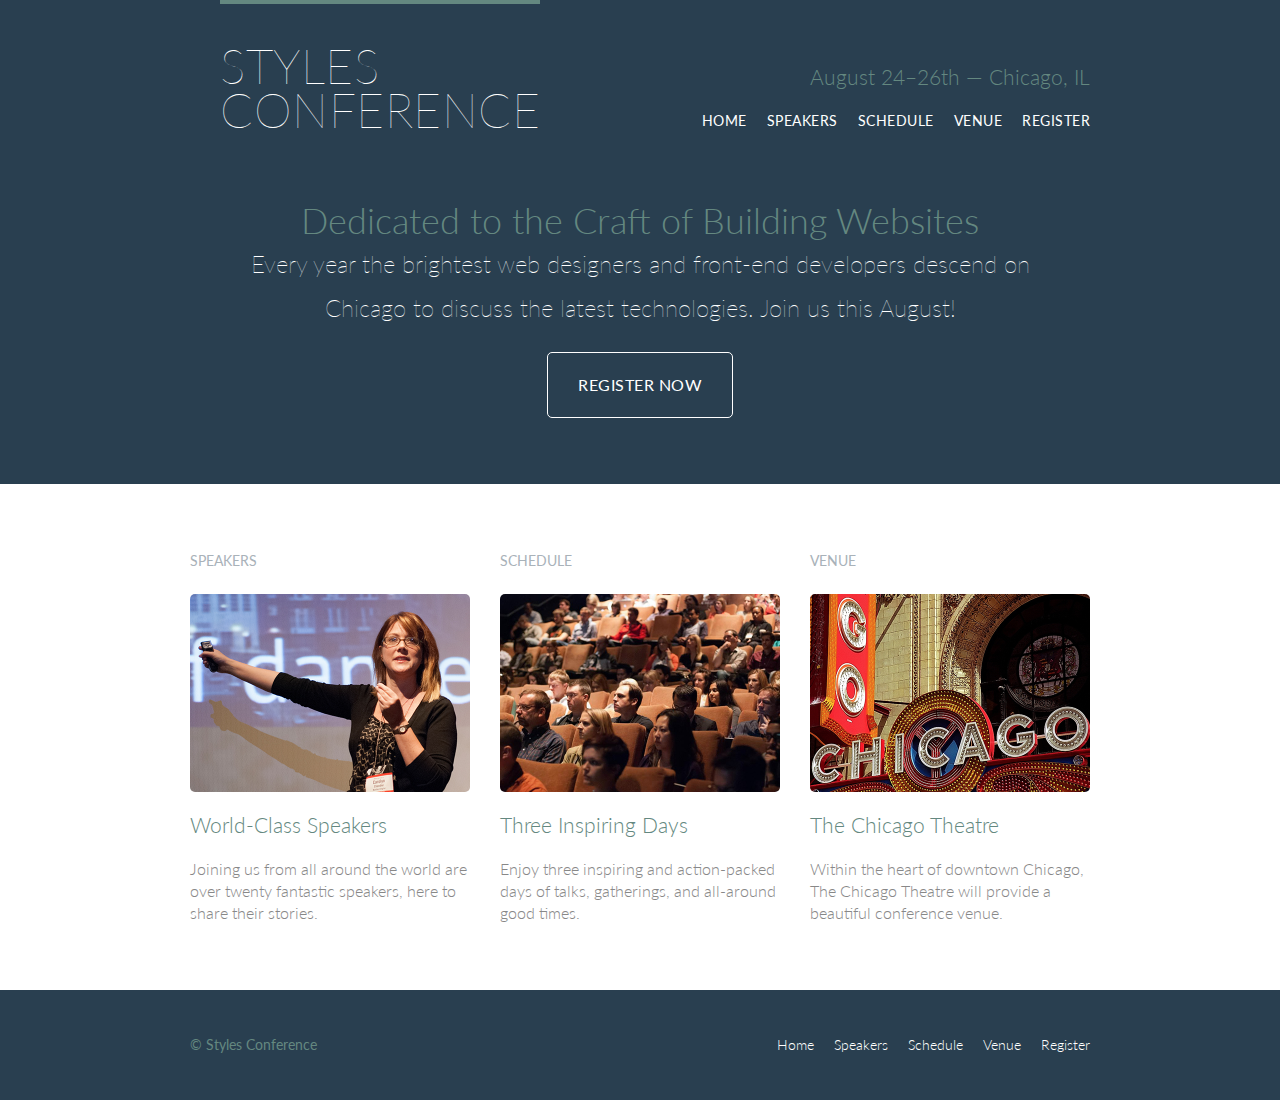
<file: styles-conference2/index.html>
<!DOCTYPE html>
<html lang="en">
  
  <head>
    <meta charset="utf-8">
    <title>Styles Conference</title>
    <link rel="stylesheet" href="assets/stylesheets/main.css">
    <link href='https://fonts.googleapis.com/css?family=Lato:400,300,100' rel='stylesheet' type='text/css'>
  </head>
  
  <body>

    <!-- Header -->

    <header class="primary-header container group">
      <section class="container">
        <h1 class="logo">
        	<a href="index.html">Styles <br> Conference</a>
        </h1>
      </section>
      <h3 class="tagline">August 24&ndash;26th &mdash; Chicago, IL</h3>

      <nav class="nav primary-nav">
        <ul>
          <li><a href="index.html">Home</a></li><!--
          --><li><a href="speakers.html">Speakers</a></li><!--
          --><li><a href="schedule.html">Schedule</a></li><!--
          --><li><a href="venue.html">Venue</a></li><!--
          --><li><a href="register.html">Register</a></li>
        </ul>
      </nav>
      
    </header>
    

    <!-- Hero -->

    <section class="hero container">

      <h2>Dedicated to the Craft of Building Websites</h2>
      <p>Every year the brightest web designers and front-end developers descend on Chicago to discuss the latest technologies. Join us this August!</p>

      <a class="btn btn-alt" href="register.html">Register Now</a>

    </section>

    <!--  Teasers  -->
    <section class="row">
	    <div class="grid">

	    	<!-- Speakers -->

	    	<section class="teaser col-1-3">
          <h5>Speakers</h5>
	    	  <a href="speakers.html">
	    		 <img src="assets/images/home/speakers.jpg" alt="Professional Speaker">
	    		 <h3>World-Class Speakers</h3>
	    	  </a>
	    		<p>Joining us from all around the world are over twenty fantastic speakers, here to share their stories.</p>
	    	  
	    	</section><!--

			Schedule

	    	--><section class="teaser col-1-3">
          <h5>Schedule</h5>
	    	  <a href="schedule.html">
	    		 <img src="assets/images/home/schedule.jpg" alt="Conference Attendees">
	    		 <h3>Three Inspiring Days</h3>
	    	  </a>
	    		<p>Enjoy three inspiring and action-packed days of talks, gatherings, and all-around good times.</p>
	    	  
	    	</section><!--

  		Venue

	    	--><section class="teaser col-1-3">
          <h5>Venue</h5>
	    	  <a href="venue.html">
	    		 <img src="assets/images/home/venue.jpg" alt="The Chicago Theatre">
	    		 <h3>The Chicago Theatre</h3>
	    	  </a>
	    		<p>Within the heart of downtown Chicago, The Chicago Theatre will provide a beautiful conference venue.</p>
	    	  
	    	</section>
	    </div>
    </section>

    <!-- Footer -->

    <footer class="primary-footer container group">
    	<small>&copy; Styles Conference</small>

      <nav class="nav">
        <ul>
          <li><a href="index.html">Home</a></li><!--
          --><li><a href="speakers.html">Speakers</a></li><!--
          --><li><a href="schedule.html">Schedule</a></li><!--
          --><li><a href="venue.html">Venue</a></li><!--
          --><li><a href="register.html">Register</a></li>
        </ul>
      </nav>

    </footer>

  </body>

</html>
</file>
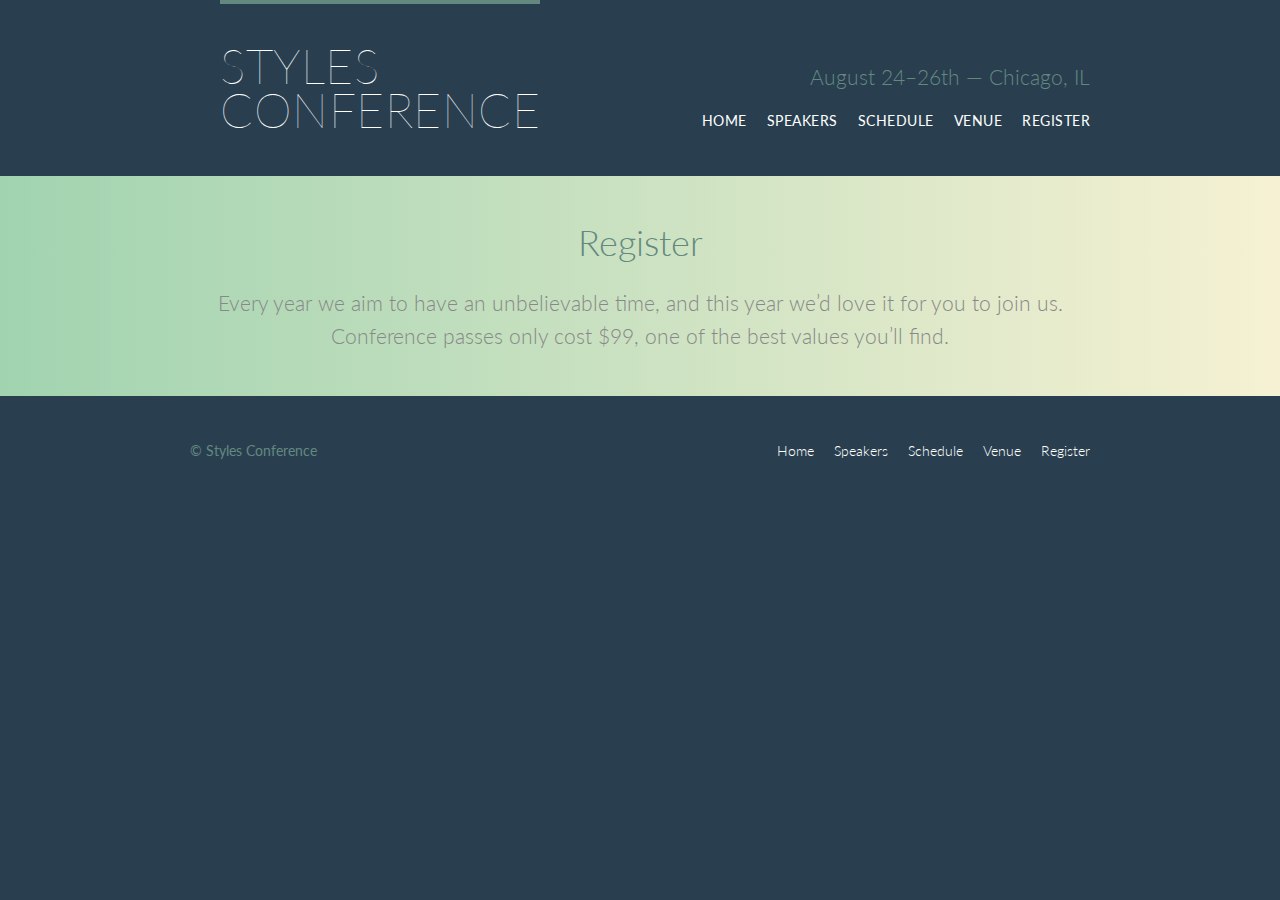
<file: styles-conference2/register.html>
<!DOCTYPE html>
<html lang="en">
  
  <head>
    <meta charset="utf-8">
    <title>Styles Conference</title>
    <link rel="stylesheet" href="assets/stylesheets/main.css">
    <link href='https://fonts.googleapis.com/css?family=Lato:400,300,100' rel='stylesheet' type='text/css'>
  </head>
  
  <body>

    <!-- Header -->

    <header class="primary-header container group">
      <section class="container">
        <h1 class="logo">
          <a href="index.html">Styles <br> Conference</a>
        </h1>
      </section>
      <h3 class="tagline">August 24&ndash;26th &mdash; Chicago, IL</h3>

      <nav class="nav primary-nav">
        <ul>
          <li><a href="index.html">Home</a></li><!--
          --><li><a href="speakers.html">Speakers</a></li><!--
          --><li><a href="schedule.html">Schedule</a></li><!--
          --><li><a href="venue.html">Venue</a></li><!--
          --><li><a href="register.html">Register</a></li>
        </ul>
      </nav>
      
    </header>
    
    <!-- Lead -->

    <section class="row-alt">
      <div class="lead container">

        <h1>Register</h1>

        <p>Every year we aim to have an unbelievable time, and this year we&#8217;d love it for you to join us. Conference passes only cost $99, one of the best values you&#8217;ll find.</p>

      </div>
    </section>

    <!-- Footer -->

    <footer class="primary-footer container group">
      <small>&copy; Styles Conference</small>

      <nav class="nav">
        <ul>
          <li><a href="index.html">Home</a></li><!--
          --><li><a href="speakers.html">Speakers</a></li><!--
          --><li><a href="schedule.html">Schedule</a></li><!--
          --><li><a href="venue.html">Venue</a></li><!--
          --><li><a href="register.html">Register</a></li>
        </ul>
      </nav>

    </footer>

  </body>

</html>
</file>
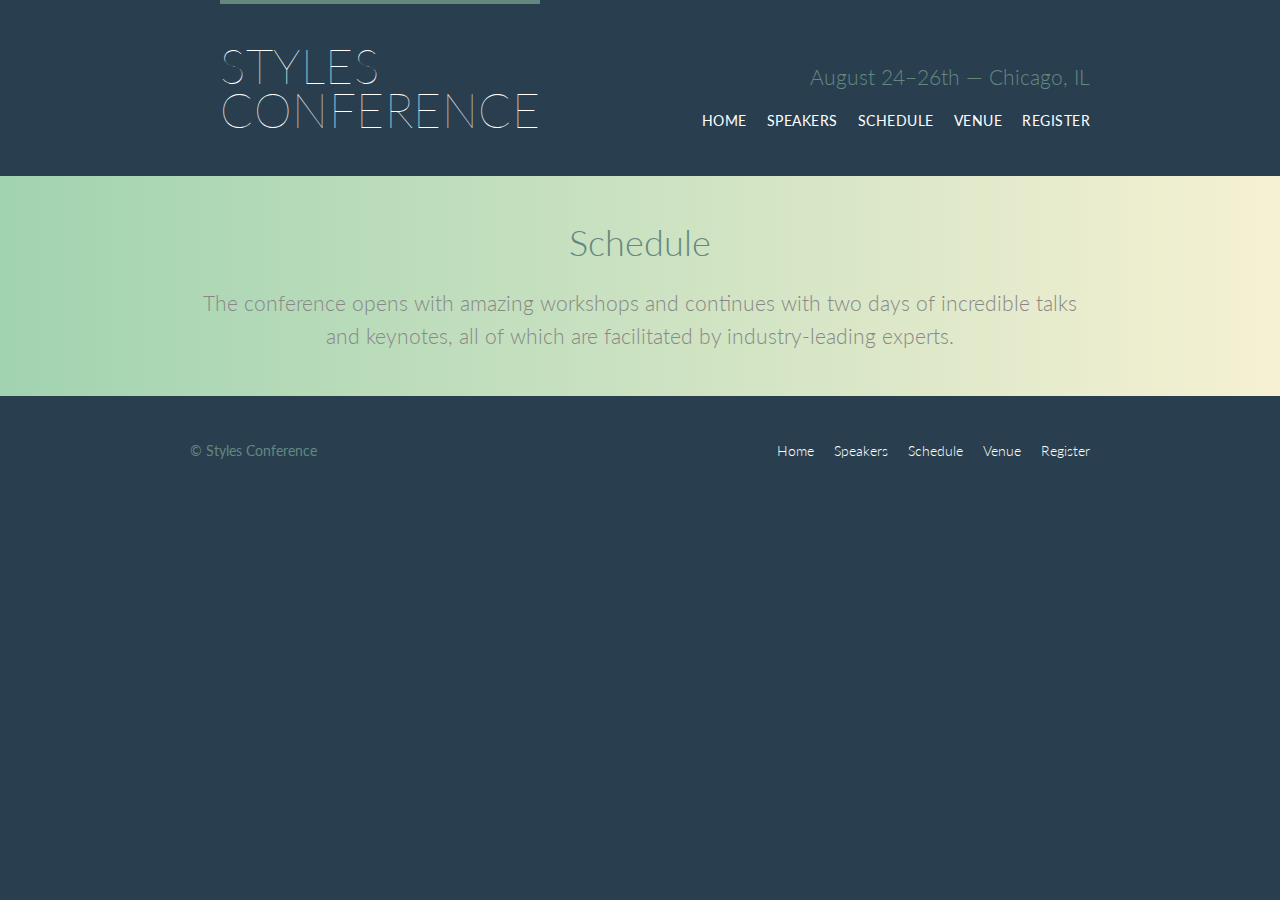
<file: styles-conference2/schedule.html>
<!DOCTYPE html>
<html lang="en">
  
  <head>
    <meta charset="utf-8">
    <title>Styles Conference</title>
    <link rel="stylesheet" href="assets/stylesheets/main.css">
    <link href='https://fonts.googleapis.com/css?family=Lato:400,300,100' rel='stylesheet' type='text/css'>
  </head>
  
  <body>

    <!-- Header -->

    <header class="primary-header container group">
      <section class="container">
        <h1 class="logo">
          <a href="index.html">Styles <br> Conference</a>
        </h1>
      </section>
      <h3 class="tagline">August 24&ndash;26th &mdash; Chicago, IL</h3>

      <nav class="nav primary-nav">
        <ul>
          <li><a href="index.html">Home</a></li><!--
          --><li><a href="speakers.html">Speakers</a></li><!--
          --><li><a href="schedule.html">Schedule</a></li><!--
          --><li><a href="venue.html">Venue</a></li><!--
          --><li><a href="register.html">Register</a></li>
        </ul>
      </nav>
      
    </header>
    
        <!-- Lead -->

    <section class="row-alt">
      <div class="lead container">

        <h1>Schedule</h1>

        <p>The conference opens with amazing workshops and continues with two days of incredible talks and keynotes, all of which are facilitated by industry-leading experts.</p>

      </div>
    </section>


    <!-- Footer -->

    <footer class="primary-footer container group">
      <small>&copy; Styles Conference</small>

      <nav class="nav">
        <ul>
          <li><a href="index.html">Home</a></li><!--
          --><li><a href="speakers.html">Speakers</a></li><!--
          --><li><a href="schedule.html">Schedule</a></li><!--
          --><li><a href="venue.html">Venue</a></li><!--
          --><li><a href="register.html">Register</a></li>
        </ul>
      </nav>

    </footer>

  </body>

</html>
</file>
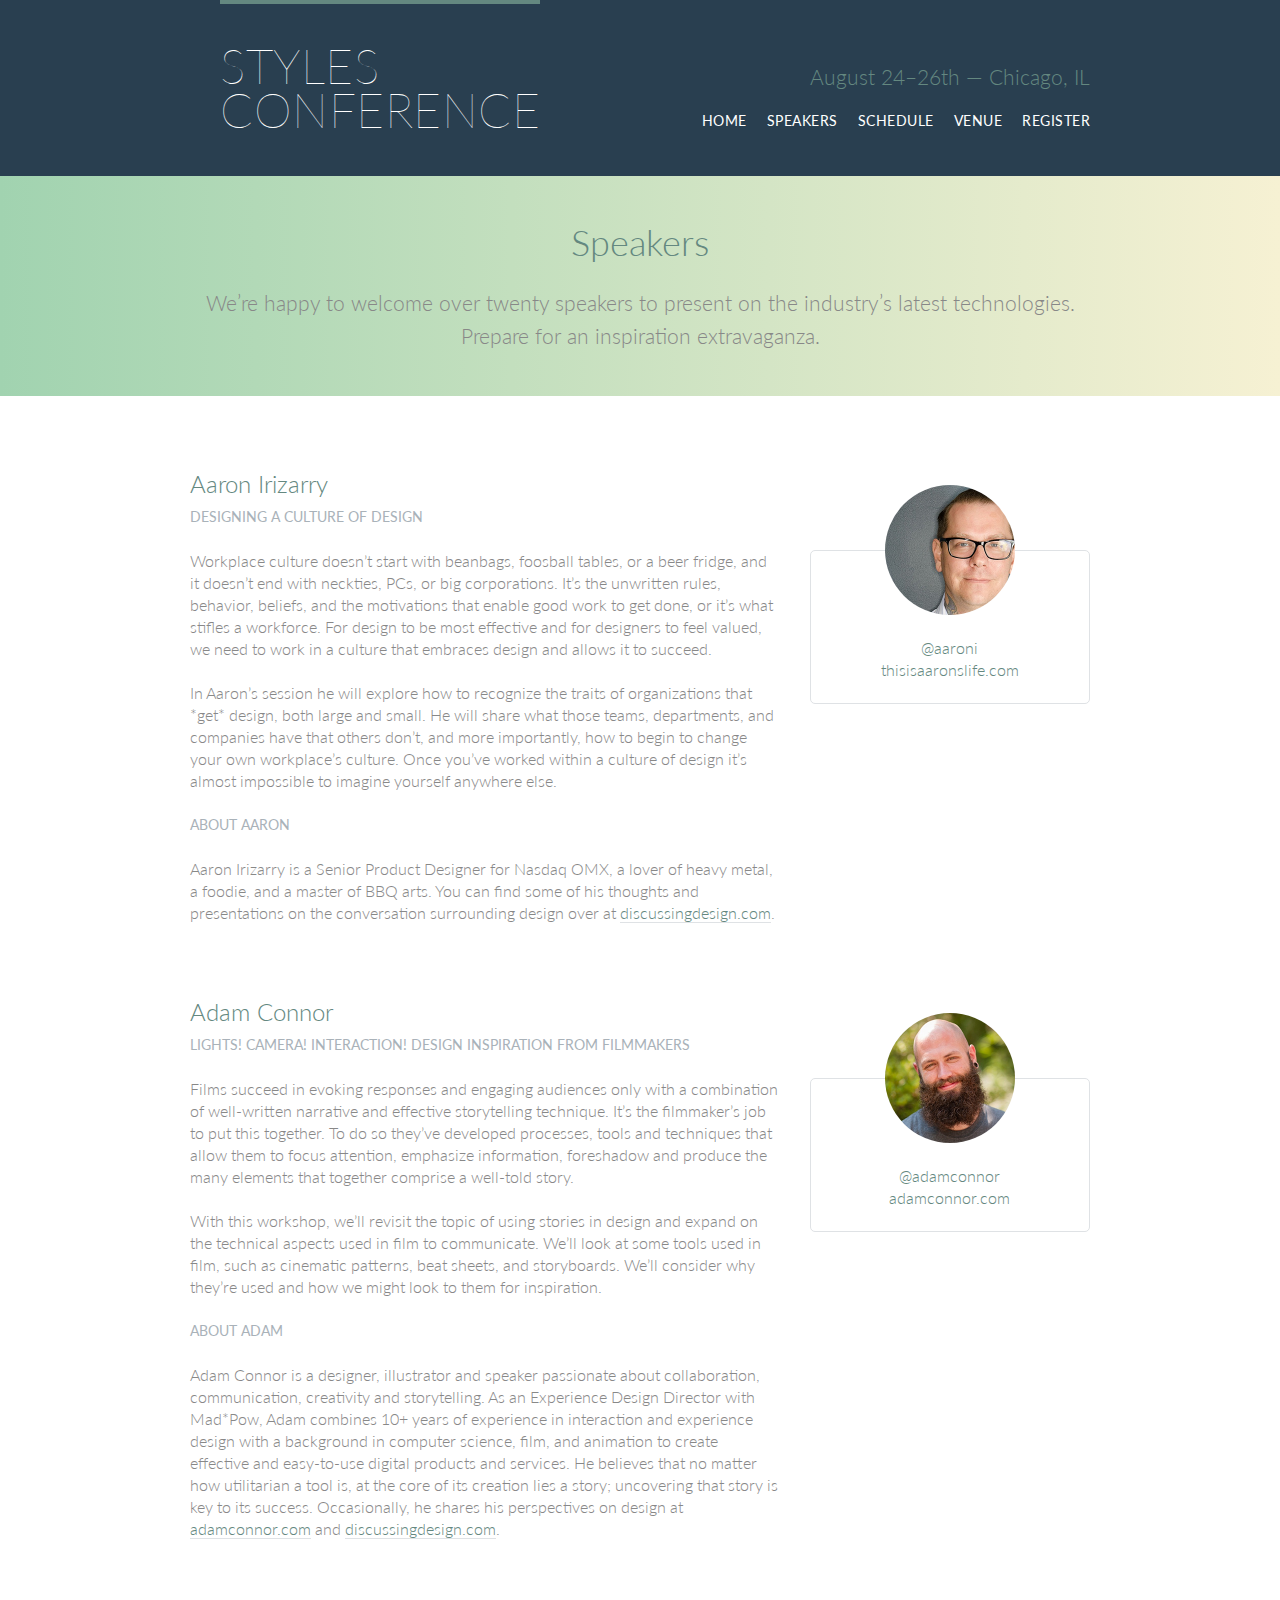
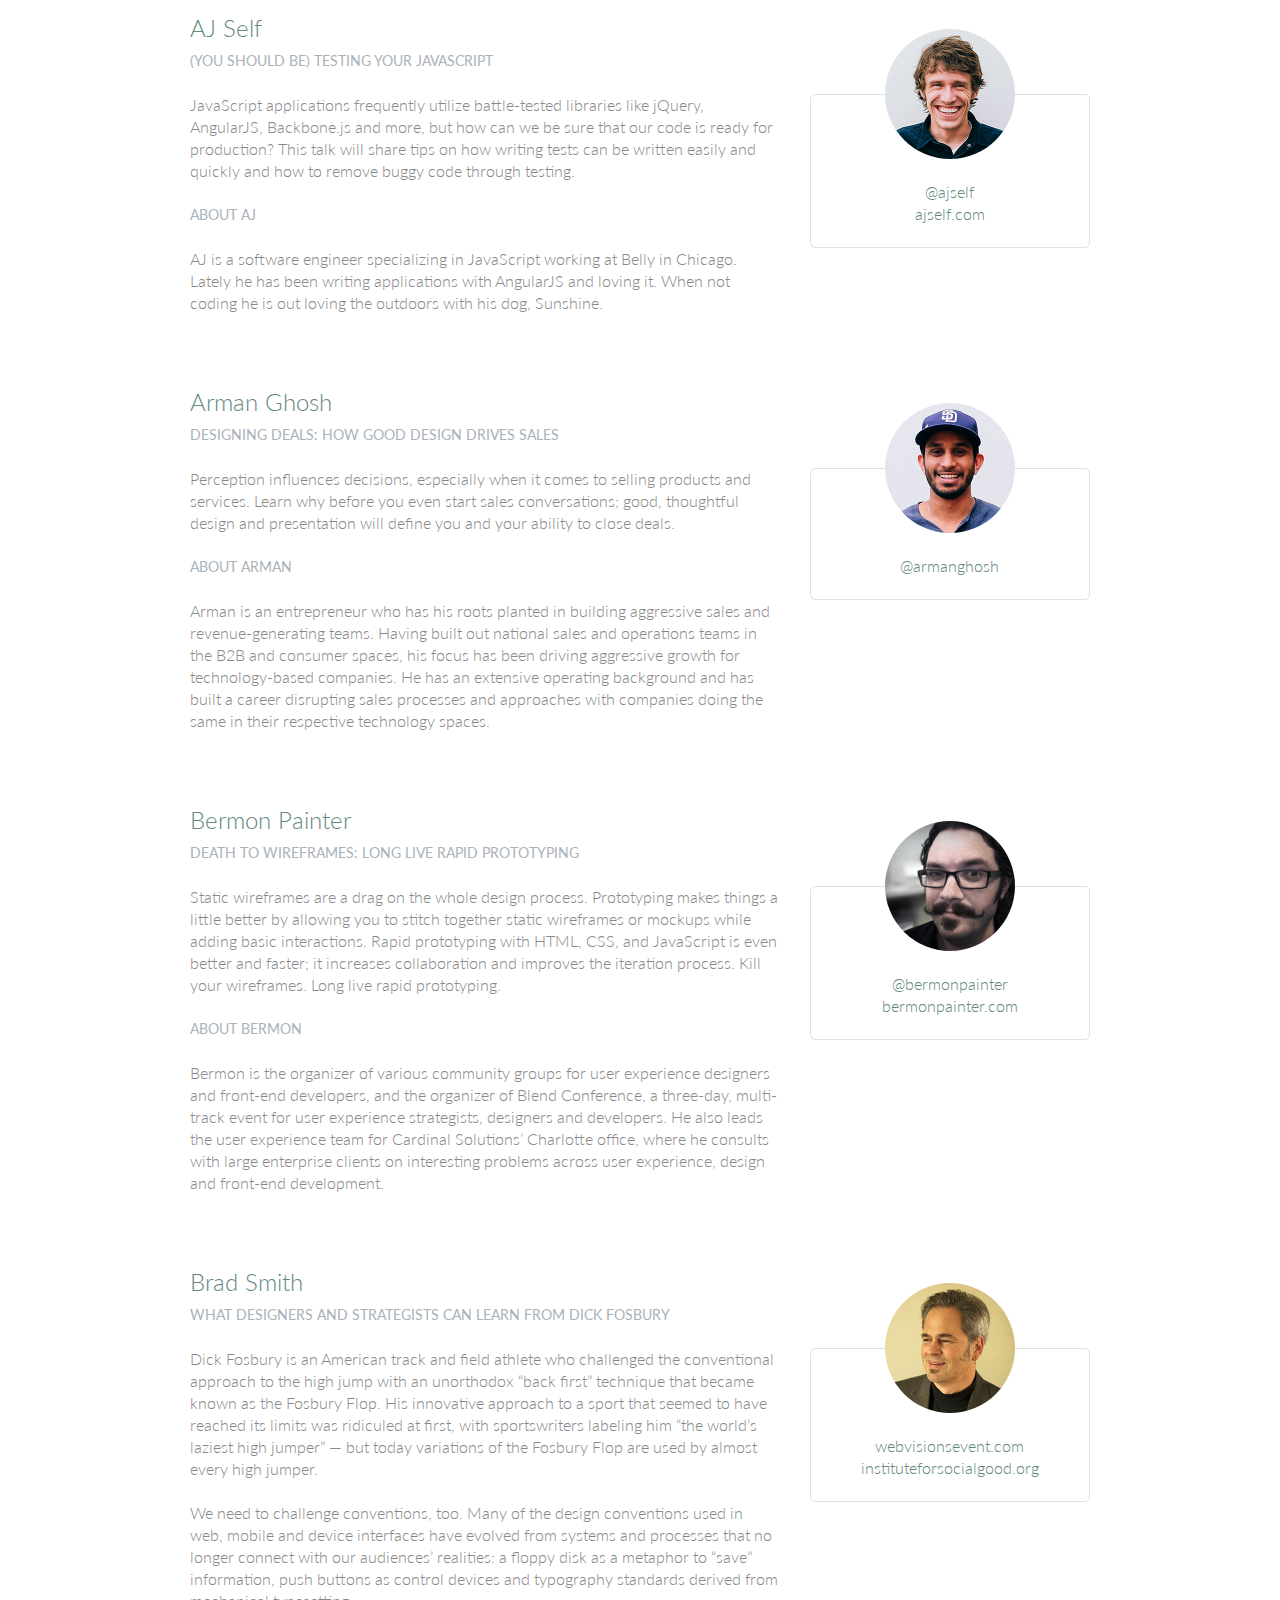
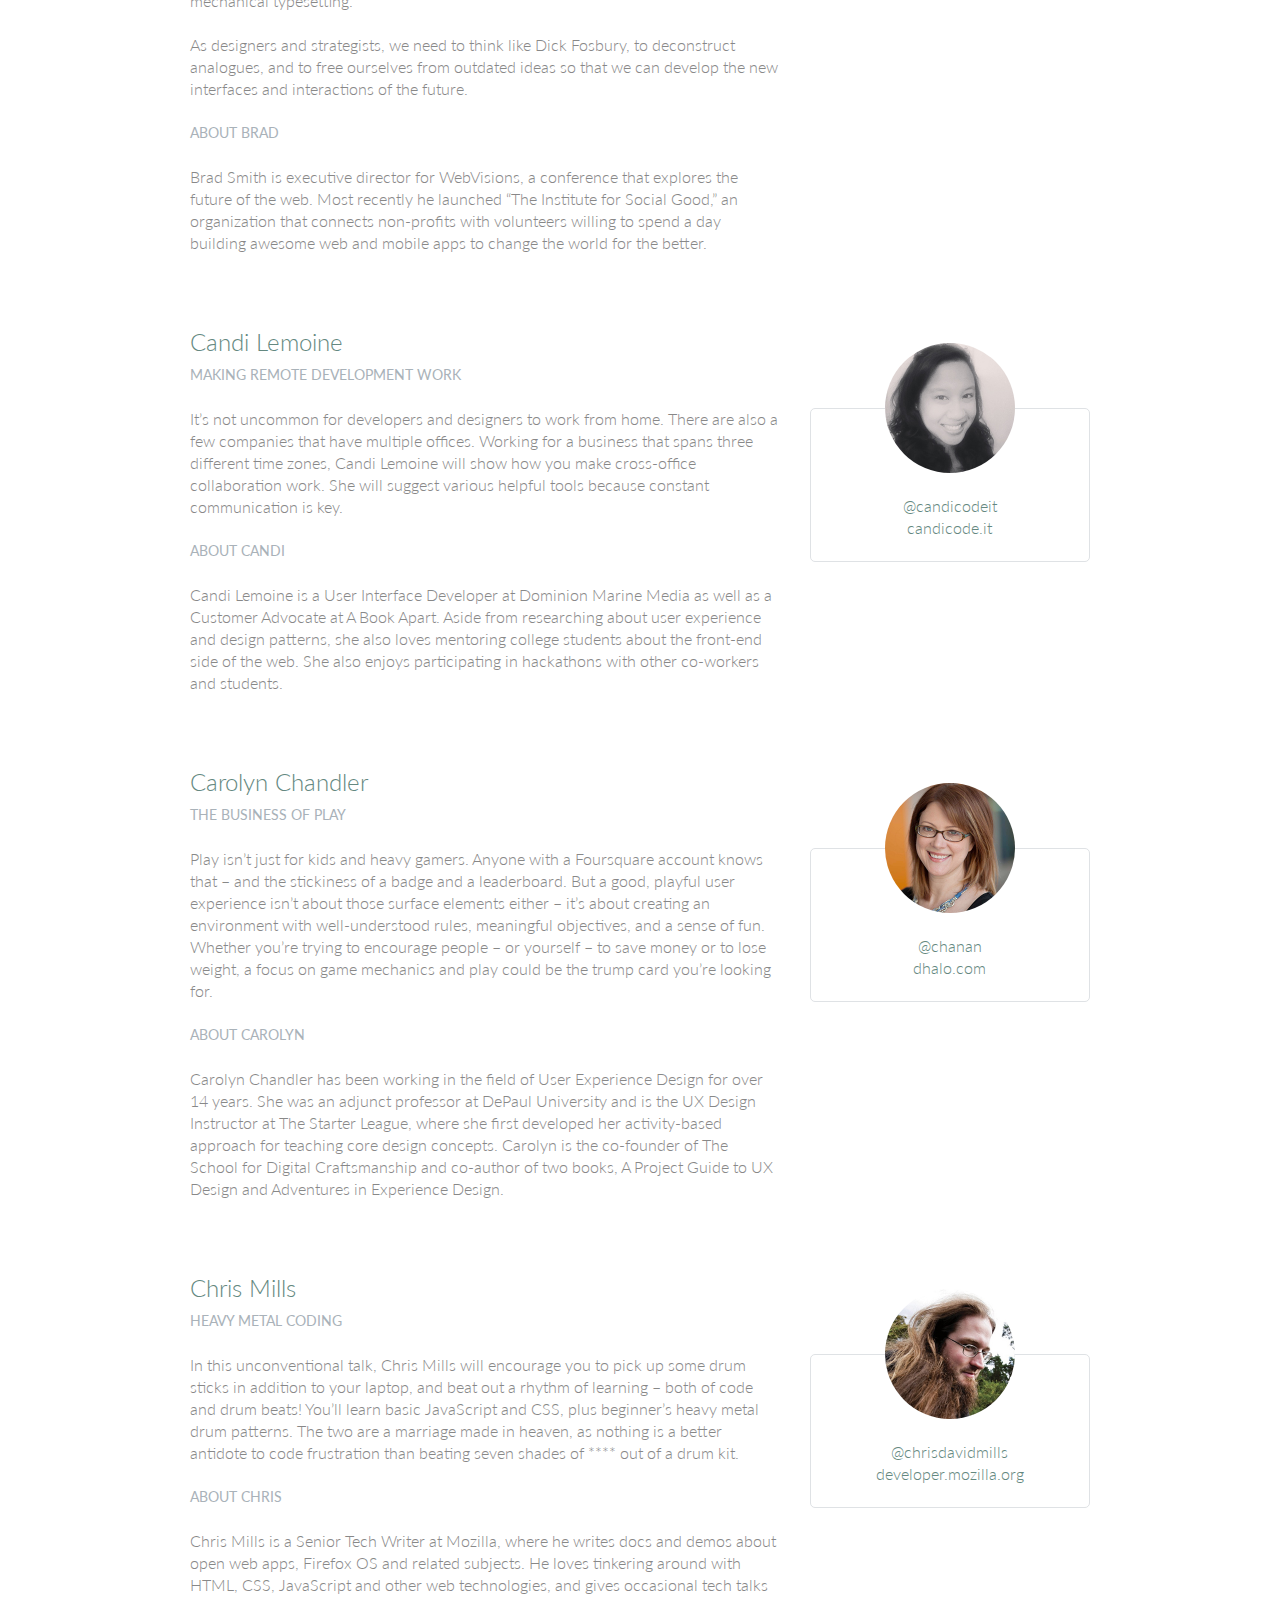
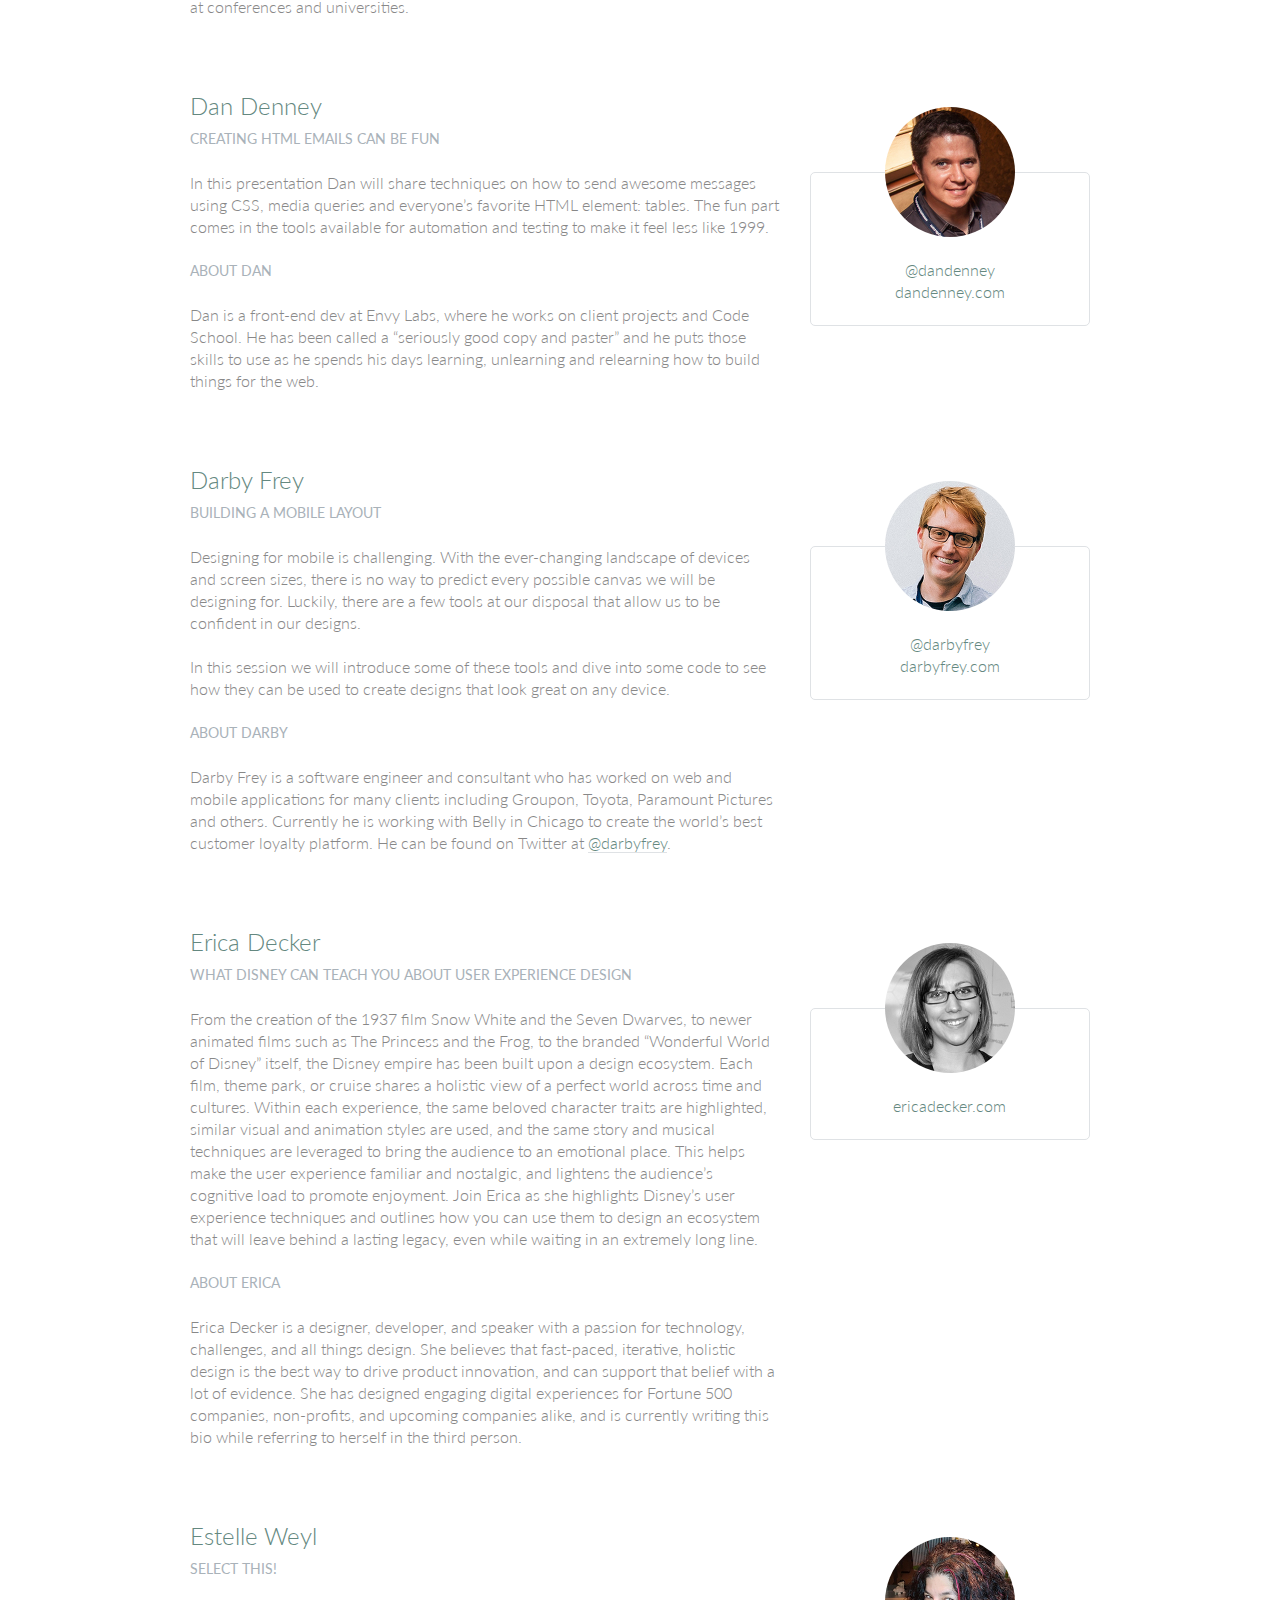
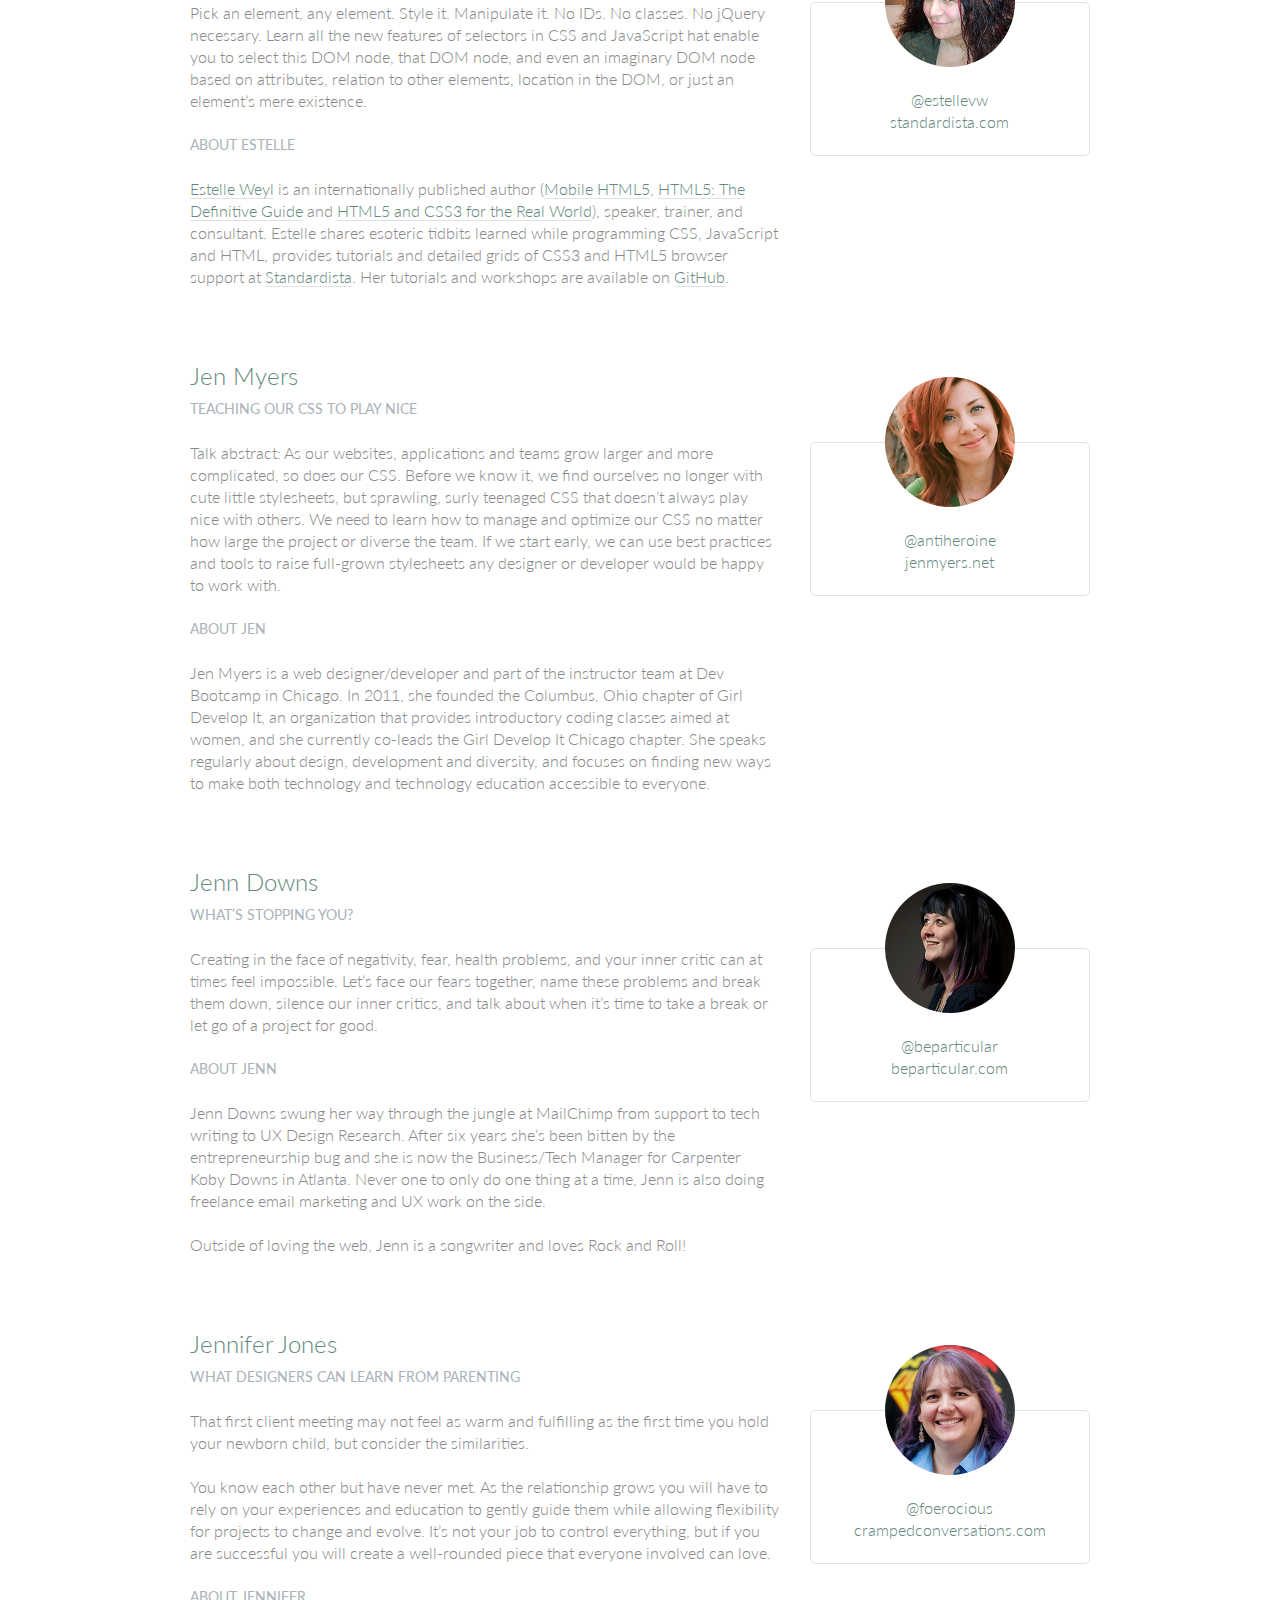
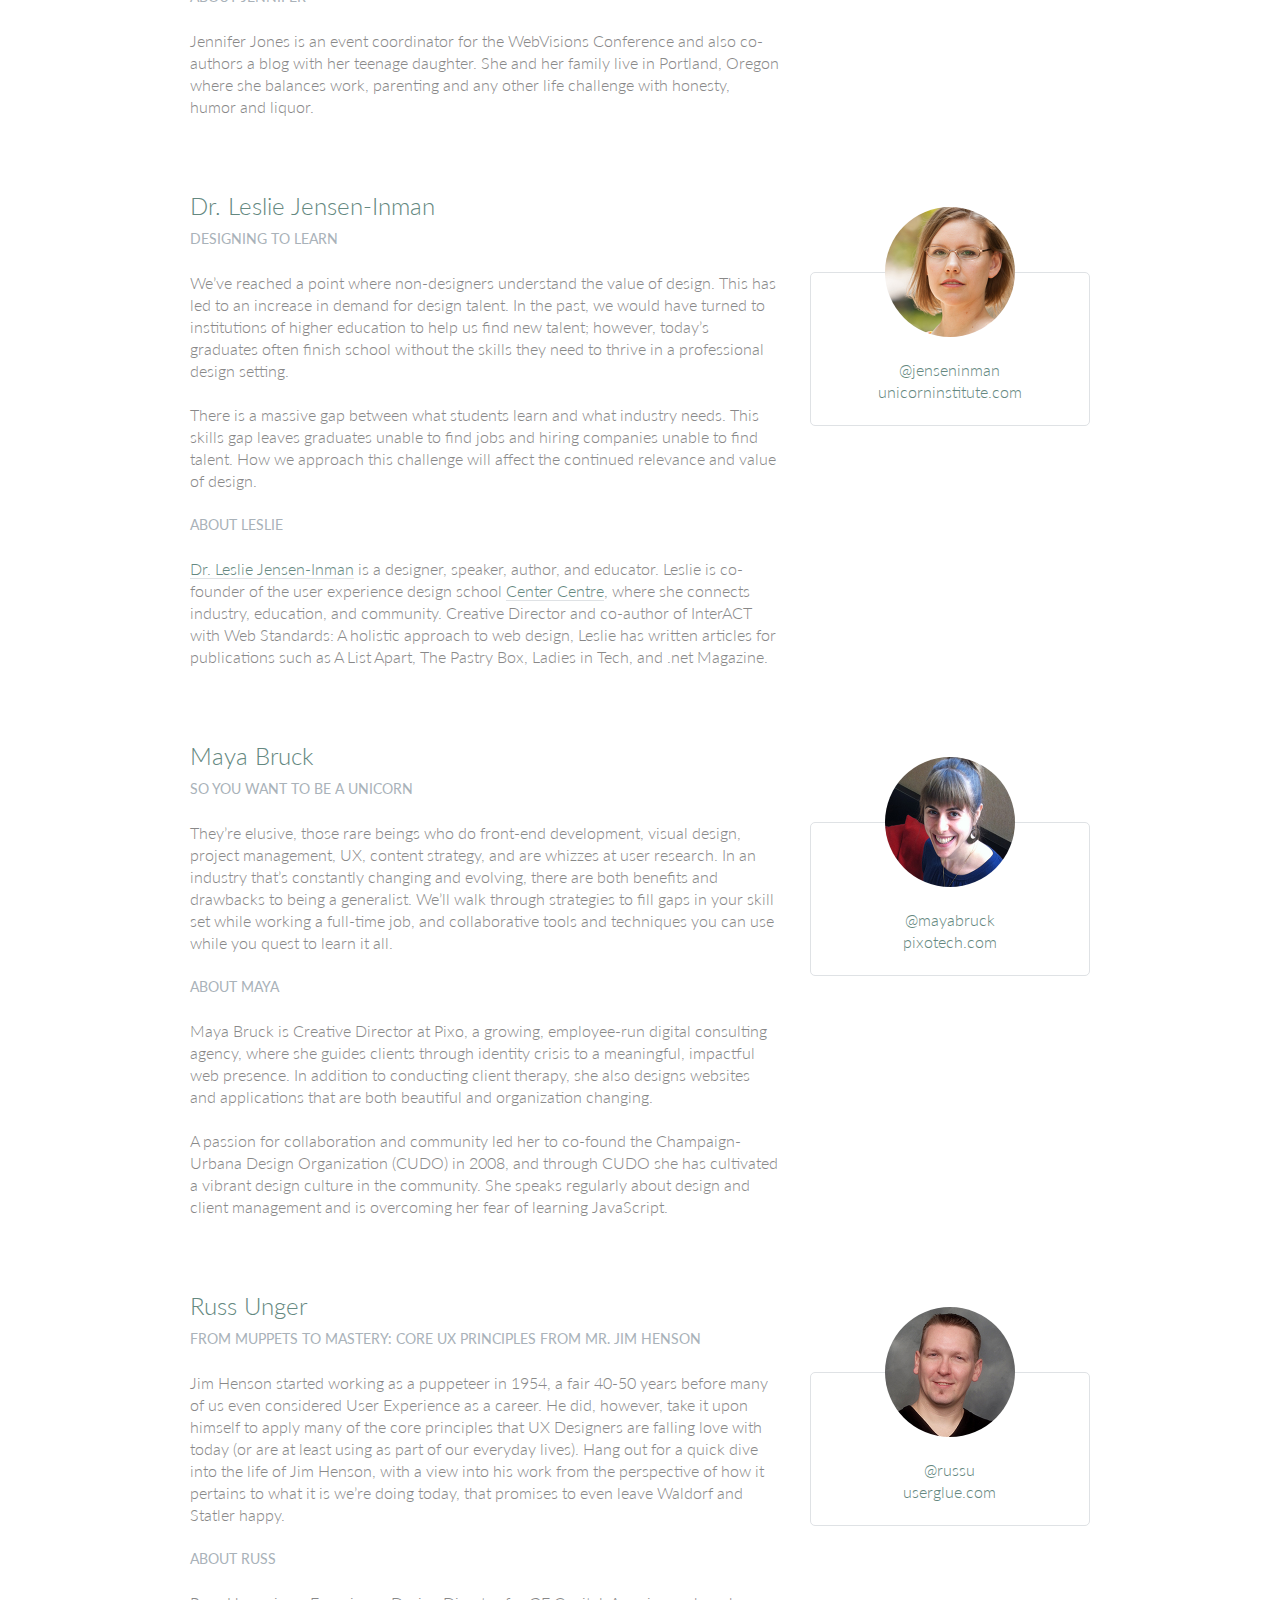
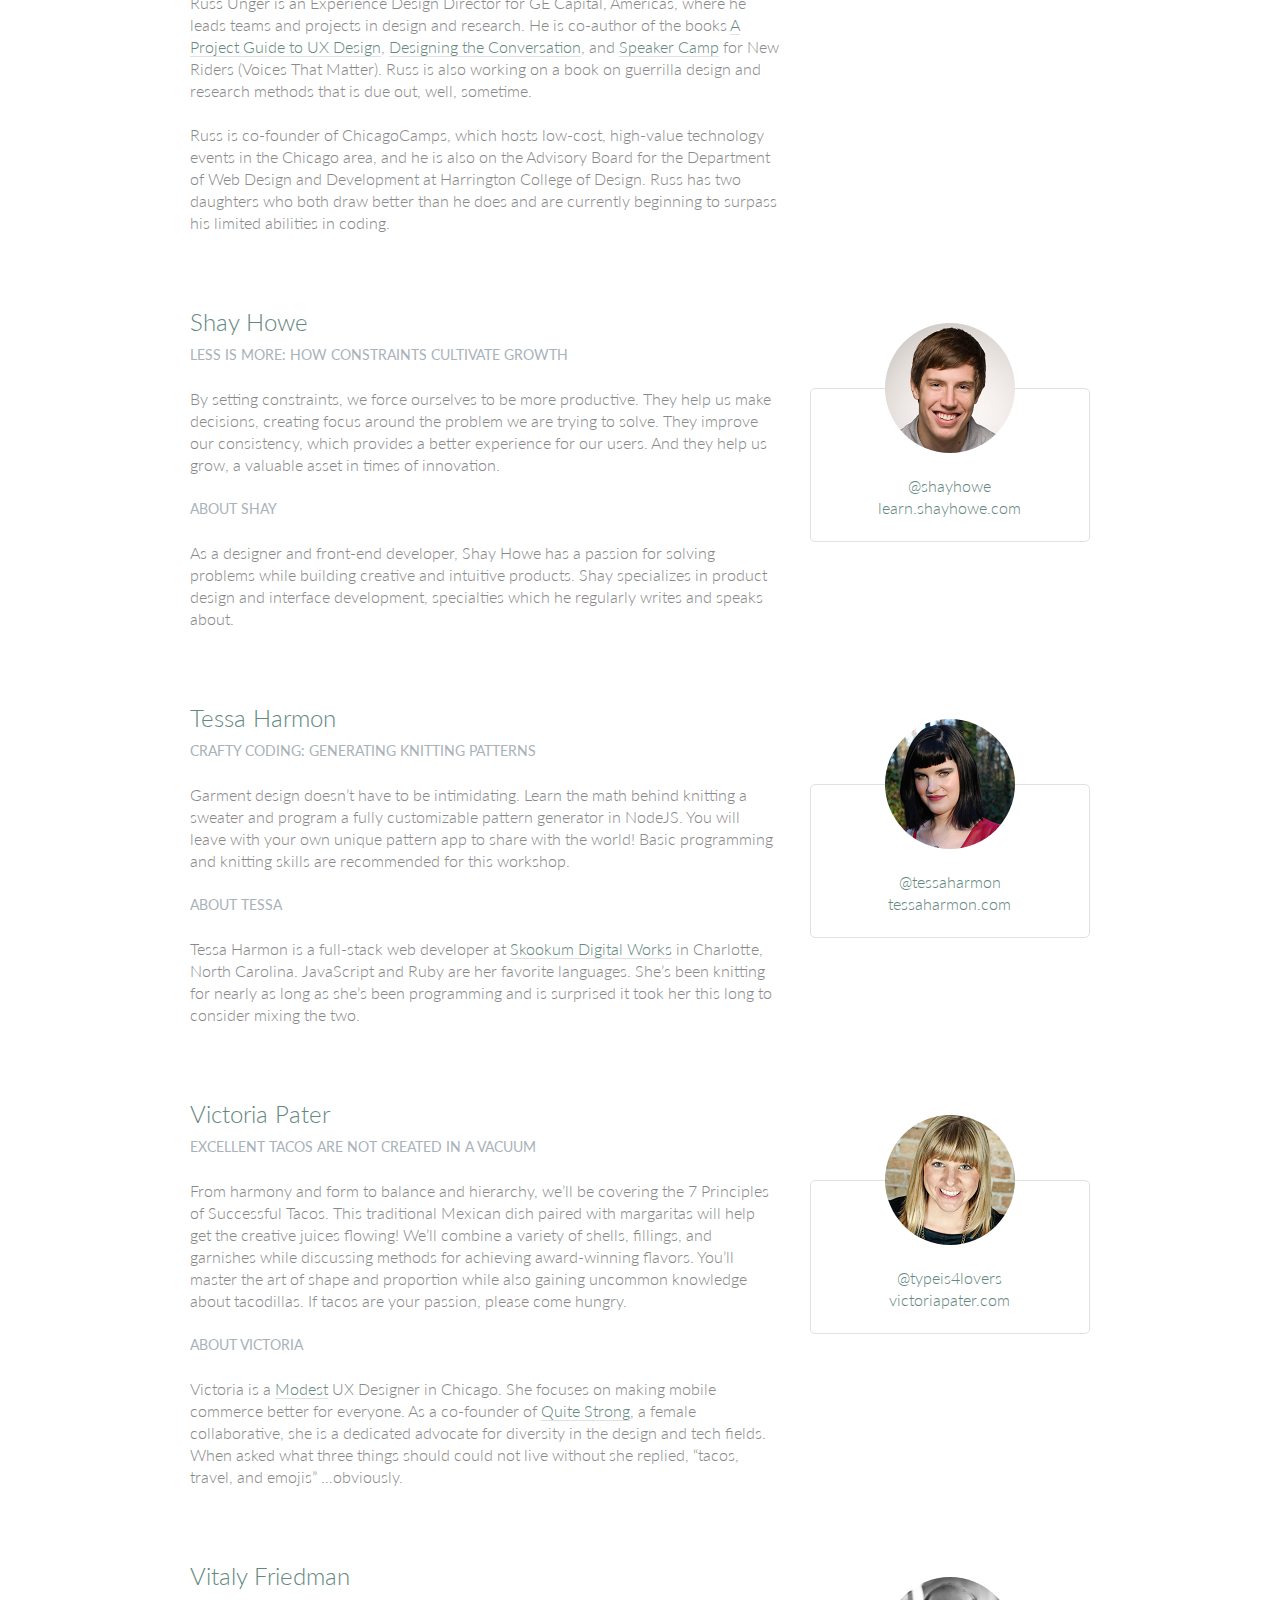
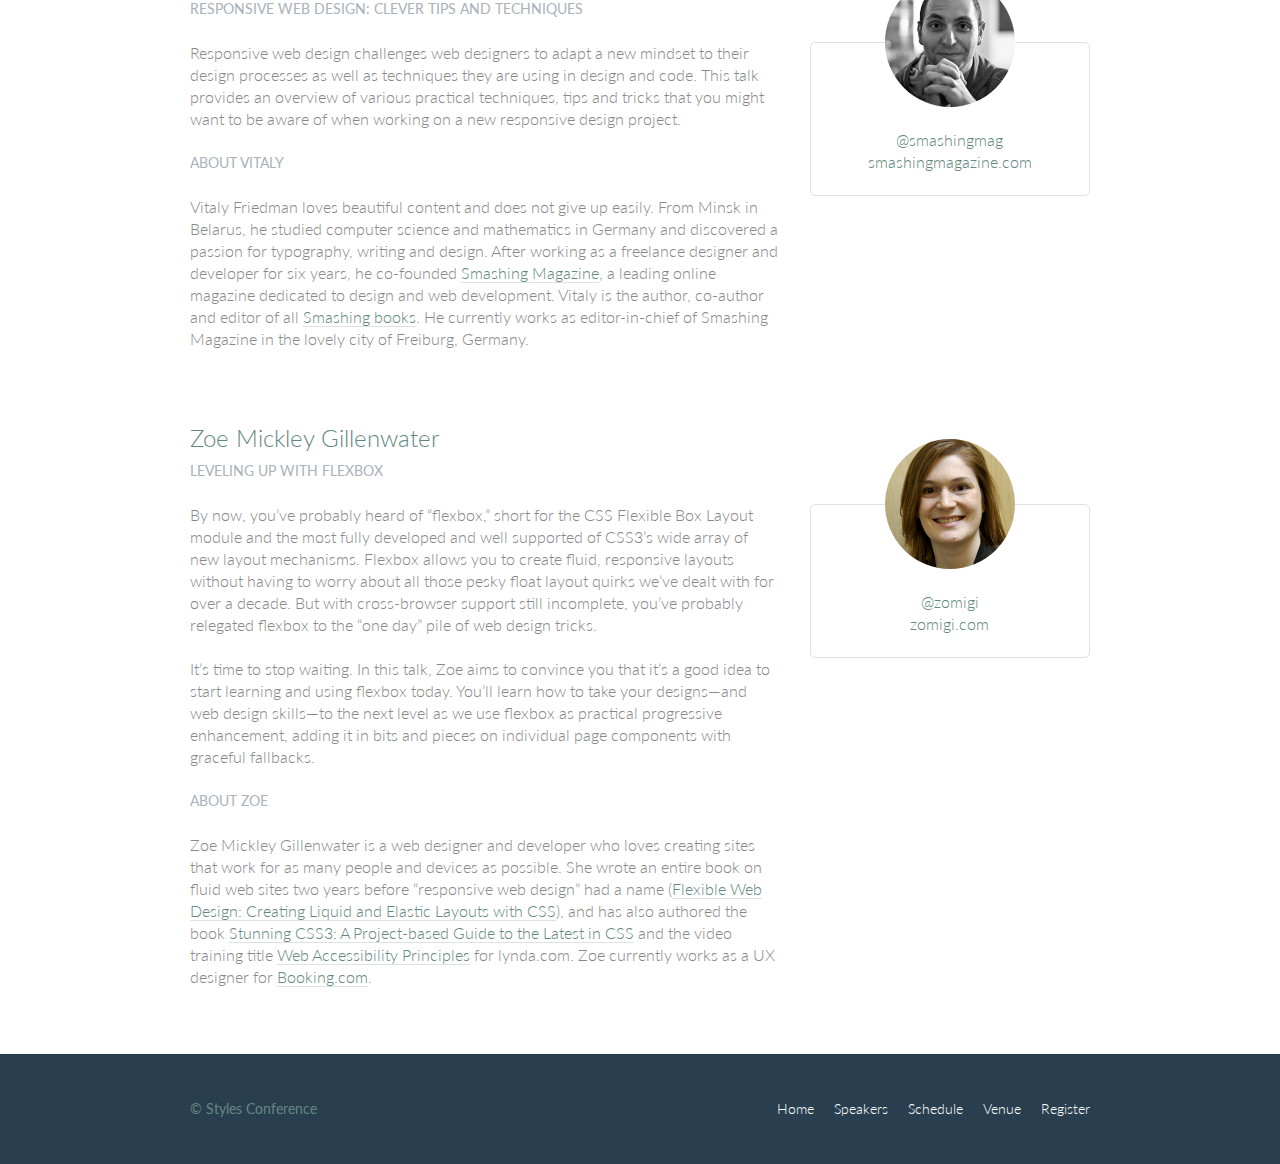
<file: styles-conference2/speakers.html>
<!DOCTYPE html>
<html lang="en">
  
  <head>
    <meta charset="utf-8">
    <title>Styles Conference</title>
    <link rel="stylesheet" href="assets/stylesheets/main.css">
    <link href='https://fonts.googleapis.com/css?family=Lato:400,300,100' rel='stylesheet' type='text/css'>
  </head>
  
  <body>

    <!-- Header -->

    <header class="primary-header container group">
      <section class="container">
        <h1 class="logo">
          <a href="index.html">Styles <br> Conference</a>
        </h1>
      </section>
      <h3 class="tagline">August 24&ndash;26th &mdash; Chicago, IL</h3>

      <nav class="nav primary-nav">
        <ul>
          <li><a href="index.html">Home</a></li><!--
          --><li><a href="speakers.html">Speakers</a></li><!--
          --><li><a href="schedule.html">Schedule</a></li><!--
          --><li><a href="venue.html">Venue</a></li><!--
          --><li><a href="register.html">Register</a></li>
        </ul>
      </nav>
      
    </header>

    <!-- Lead -->

    <section class="row-alt">
      <div class="lead container">
        
        <h1>Speakers</h1>

        <p>We&#8217;re happy to welcome over twenty speakers to present on the industry&#8217;s latest technologies. Prepare for an inspiration extravaganza.</p>

      </div>
    </section>

    <!-- Main content -->

    <section class="row">
      <div class="grid">

        <!-- Aaron Irizarry -->

        <section class="speaker" id="aaron-irizarry">

          <div class="col-2-3">

            <h2>Aaron Irizarry</h2>
            <h5>Designing a Culture of Design</h5>

            <p>Workplace culture doesn&#8217;t start with beanbags, foosball tables, or a beer fridge, and it doesn&#8217;t end with neckties, PCs, or big corporations. It&#8217;s the unwritten rules, behavior, beliefs, and the motivations that enable good work to get done, or it&#8217;s what stifles a workforce. For design to be most effective and for designers to feel valued, we need to work in a culture that embraces design and allows it to succeed.</p>

            <p>In Aaron&#8217;s session he will explore how to recognize the traits of organizations that *get* design, both large and small. He will share what those teams, departments, and companies have that others don&#8217;t, and more importantly, how to begin to change your own workplace&#8217;s culture. Once you&#8217;ve worked within a culture of design it&#8217;s almost impossible to imagine yourself anywhere else.</p>

            <h5>About Aaron</h5>

            <p>Aaron Irizarry is a Senior Product Designer for Nasdaq OMX, a lover of heavy metal, a foodie, and a master of BBQ arts. You can find some of his thoughts and presentations on the conversation surrounding design over at <a href="http://www.discussingdesign.com/">discussingdesign.com</a>.</p>

          </div><!--

          --><aside class="col-1-3">
            <div class="speaker-info">

              <img src="assets/images/speakers/aaron-irizarry.jpg" alt="Aaron Irizarry">

              <ul>
                <li><a href="https://twitter.com/aaroni">@aaroni</a></li>
                <li><a href="http://www.thisisaaronslife.com/">thisisaaronslife.com</a></li>
              </ul>

            </div>
          </aside>

        </section>

        <!-- Adam Connor -->

        <section class="speaker" id="adam-connor">

          <div class="col-2-3">

            <h2>Adam Connor</h2>
            <h5>Lights! Camera! Interaction! Design Inspiration from Filmmakers</h5>

            <p>Films succeed in evoking responses and engaging audiences only with a combination of well-written narrative and effective storytelling technique. It&#8217;s the filmmaker&#8217;s job to put this together. To do so they&#8217;ve developed processes, tools and techniques that allow them to focus attention, emphasize information, foreshadow and produce the many elements that together comprise a well-told story.</p>

            <p>With this workshop, we&#8217;ll revisit the topic of using stories in design and expand on the technical aspects used in film to communicate. We&#8217;ll look at some tools used in film, such as cinematic patterns, beat sheets, and storyboards. We&#8217;ll consider why they&#8217;re used and how we might look to them for inspiration.</p>

            <h5>About Adam</h5>

            <p>Adam Connor is a designer, illustrator and speaker passionate about collaboration, communication, creativity and storytelling. As an Experience Design Director with Mad*Pow, Adam combines 10+ years of experience in interaction and experience design with a background in computer science, film, and animation to create effective and easy-to-use digital products and services. He believes that no matter how utilitarian a tool is, at the core of its creation lies a story; uncovering that story is key to its success. Occasionally, he shares his perspectives on design at <a href="http://adamconnor.com/">adamconnor.com</a> and <a href="http://www.discussingdesign.com/">discussingdesign.com</a>.</p>

          </div><!--

          --><aside class="col-1-3">
            <div class="speaker-info">

              <img src="assets/images/speakers/adam-connor.jpg" alt="Adam Connor">

              <ul>
                <li><a href="https://twitter.com/adamconnor">@adamconnor</a></li>
                <li><a href="http://adamconnor.com/">adamconnor.com</a></li>
              </ul>

            </div>
          </aside>

        </section>

        <!-- AJ Self -->

        <section class="speaker" id="aj-self">

          <div class="col-2-3">

            <h2>AJ Self</h2>
            <h5>(You Should Be) Testing Your JavaScript</h5>

            <p>JavaScript applications frequently utilize battle-tested libraries like jQuery, AngularJS, Backbone.js and more, but how can we be sure that our code is ready for production? This talk will share tips on how writing tests can be written easily and quickly and how to remove buggy code through testing.</p>

            <h5>About AJ</h5>

            <p>AJ is a software engineer specializing in JavaScript working at Belly in Chicago. Lately he has been writing applications with AngularJS and loving it. When not coding he is out loving the outdoors with his dog, Sunshine.</p>

          </div><!--

          --><aside class="col-1-3">
            <div class="speaker-info">

              <img src="assets/images/speakers/aj-self.jpg" alt="AJ Self">

              <ul>
                <li><a href="https://twitter.com/ajself">@ajself</a></li>
                <li><a href="http://www.ajself.com/">ajself.com</a></li>
              </ul>

            </div>
          </aside>

        </section>

        <!-- Arman Ghosh -->

        <section class="speaker" id="arman-ghosh">

          <div class="col-2-3">

            <h2>Arman Ghosh</h2>
            <h5>Designing Deals: How Good Design Drives Sales</h5>

            <p>Perception influences decisions, especially when it comes to selling products and services. Learn why before you even start sales conversations; good, thoughtful design and presentation will define you and your ability to close deals.</p>

            <h5>About Arman</h5>

            <p>Arman is an entrepreneur who has his roots planted in building aggressive sales and revenue-generating teams. Having built out national sales and operations teams in the B2B and consumer spaces, his focus has been driving aggressive growth for technology-based companies. He has an extensive operating background and has built a career disrupting sales processes and approaches with companies doing the same in their respective technology spaces.</p>

          </div><!--

          --><aside class="col-1-3">
            <div class="speaker-info">

              <img src="assets/images/speakers/arman-ghosh.jpg" alt="Arman Ghosh">

              <ul>
                <li><a href="https://twitter.com/armanghosh">@armanghosh</a></li>
              </ul>

            </div>
          </aside>

        </section>

        <!-- Bermon Painter -->

        <section class="speaker" id="bermon-painter">

          <div class="col-2-3">

            <h2>Bermon Painter</h2>
            <h5>Death to Wireframes: Long Live Rapid Prototyping</h5>

            <p>Static wireframes are a drag on the whole design process. Prototyping makes things a little better by allowing you to stitch together static wireframes or mockups while adding basic interactions. Rapid prototyping with HTML, CSS, and JavaScript is even better and faster; it increases collaboration and improves the iteration process. Kill your wireframes. Long live rapid prototyping.</p>

            <h5>About Bermon</h5>

            <p>Bermon is the organizer of various community groups for user experience designers and front-end developers, and the organizer of Blend Conference, a three-day, multi-track event for user experience strategists, designers and developers. He also leads the user experience team for Cardinal Solutions&#8217; Charlotte office, where he consults with large enterprise clients on interesting problems across user experience, design and front-end development.</p>

          </div><!--

          --><aside class="col-1-3">
            <div class="speaker-info">

              <img src="assets/images/speakers/bermon-painter.jpg" alt="Bermon Painter">

              <ul>
                <li><a href="https://twitter.com/bermonpainter">@bermonpainter</a></li>
                <li><a href="http://bermonpainter.com/">bermonpainter.com</a></li>
              </ul>

            </div>
          </aside>

        </section>

        <!-- Brad Smith -->

        <section class="speaker" id="brad-smith">

          <div class="col-2-3">

            <h2>Brad Smith</h2>
            <h5>What Designers and Strategists Can Learn from Dick Fosbury</h5>

            <p>Dick Fosbury is an American track and field athlete who challenged the conventional approach to the high jump with an unorthodox &#8220;back first&#8221; technique that became known as the Fosbury Flop. His innovative approach to a sport that seemed to have reached its limits was ridiculed at first, with sportswriters labeling him &#8220;the world&#8217;s laziest high jumper&#8221; &#8212; but today variations of the Fosbury Flop are used by almost every high jumper.</p>

            <p>We need to challenge conventions, too. Many of the design conventions used in web, mobile and device interfaces have evolved from systems and processes that no longer connect with our audiences&#8217; realities: a floppy disk as a metaphor to &#8220;save&#8221; information, push buttons as control devices and typography standards derived from mechanical typesetting.</p>

            <p>As designers and strategists, we need to think like Dick Fosbury, to deconstruct analogues, and to free ourselves from outdated ideas so that we can develop the new interfaces and interactions of the future.</p>

            <h5>About Brad</h5>

            <p>Brad Smith is executive director for WebVisions, a conference that explores the future of the web. Most recently he launched &#8220;The Institute for Social Good,&#8221; an organization that connects non-profits with volunteers willing to spend a day building awesome web and mobile apps to change the world for the better.</p>

          </div><!--

          --><aside class="col-1-3">
            <div class="speaker-info">

              <img src="assets/images/speakers/brad-smith.jpg" alt="Brad Smith">

              <ul>
                <li><a href="http://www.webvisionsevent.com/">webvisionsevent.com</a></li>
                <li><a href="http://www.instituteforsocialgood.org/">instituteforsocialgood.org</a></li>
              </ul>

            </div>
          </aside>

        </section>

        <!-- Candi Lemoine -->

        <section class="speaker" id="candi-lemoine">

          <div class="col-2-3">

            <h2>Candi Lemoine</h2>
            <h5>Making Remote Development Work</h5>

            <p>It&#8217;s not uncommon for developers and designers to work from home. There are also a few companies that have multiple offices. Working for a business that spans three different time zones, Candi Lemoine will show how you make cross-office collaboration work. She will suggest various helpful tools because constant communication is key.</p>

            <h5>About Candi</h5>

            <p>Candi Lemoine is a User Interface Developer at Dominion Marine Media as well as a Customer Advocate at A Book Apart. Aside from researching about user experience and design patterns, she also loves mentoring college students about the front-end side of the web. She also enjoys participating in hackathons with other co-workers and students.</p>

          </div><!--

          --><aside class="col-1-3">
            <div class="speaker-info">

              <img src="assets/images/speakers/candi-lemoine.jpg" alt="Candi Lemoine">

              <ul>
                <li><a href="https://twitter.com/candicodeit">@candicodeit</a></li>
                <li><a href="http://candicode.it/">candicode.it</a></li>
              </ul>

            </div>
          </aside>

        </section>

        <!-- Carolyn Chandler -->

        <section class="speaker" id="carolyn-chandler">

          <div class="col-2-3">

            <h2>Carolyn Chandler</h2>
            <h5>The Business of Play</h5>

            <p>Play isn&#8217;t just for kids and heavy gamers. Anyone with a Foursquare account knows that &#8211; and the stickiness of a badge and a leaderboard. But a good, playful user experience isn&#8217;t about those surface elements either &#8211; it&#8217;s about creating an environment with well-understood rules, meaningful objectives, and a sense of fun. Whether you&#8217;re trying to encourage people &#8211; or yourself &#8211; to save money or to lose weight, a focus on game mechanics and play could be the trump card you&#8217;re looking for.</p>

            <h5>About Carolyn</h5>

            <p>Carolyn Chandler has been working in the field of User Experience Design for over 14 years. She was an adjunct professor at DePaul University and is the UX Design Instructor at The Starter League, where she first developed her activity-based approach for teaching core design concepts. Carolyn is the co-founder of The School for Digital Craftsmanship and co-author of two books, <cite>A Project Guide to UX Design</cite> and <cite>Adventures in Experience Design</cite>.</p>

          </div><!--

          --><aside class="col-1-3">
            <div class="speaker-info">

              <img src="assets/images/speakers/carolyn-chandler.jpg" alt="Carolyn Chandler">

              <ul>
                <li><a href="https://twitter.com/chanan">@chanan</a></li>
                <li><a href="http://www.dhalo.com/">dhalo.com</a></li>
              </ul>

            </div>
          </aside>

        </section>

        <!-- Chris Mills -->

        <section class="speaker" id="chris-mills">

          <div class="col-2-3">

            <h2>Chris Mills</h2>
            <h5>Heavy Metal Coding</h5>

            <p>In this unconventional talk, Chris Mills will encourage you to pick up some drum sticks in addition to your laptop, and beat out a rhythm of learning &#8211; both of code and drum beats! You&#8217;ll learn basic JavaScript and CSS, plus beginner&#8217;s heavy metal drum patterns. The two are a marriage made in heaven, as nothing is a better antidote to code frustration than beating seven shades of **** out of a drum kit.</p>

            <h5>About Chris</h5>

            <p>Chris Mills is a Senior Tech Writer at Mozilla, where he writes docs and demos about open web apps, Firefox OS and related subjects. He loves tinkering around with HTML, CSS, JavaScript and other web technologies, and gives occasional tech talks at conferences and universities.</p>

          </div><!--

          --><aside class="col-1-3">
            <div class="speaker-info">

              <img src="assets/images/speakers/chris-mills.jpg" alt="Chris Mills">

              <ul>
                <li><a href="https://twitter.com/chrisdavidmills">@chrisdavidmills</a></li>
                <li><a href="https://developer.mozilla.org/">developer.mozilla.org</a></li>
              </ul>

            </div>
          </aside>

        </section>

        <!-- Dan Denney -->

        <section class="speaker" id="dan-denney">

          <div class="col-2-3">

            <h2>Dan Denney</h2>
            <h5>Creating HTML Emails Can Be Fun</h5>

            <p>In this presentation Dan will share techniques on how to send awesome messages using CSS, media queries and everyone&#8217;s favorite HTML element: tables. The fun part comes in the tools available for automation and testing to make it feel less like 1999.</p>

            <h5>About Dan</h5>

            <p>Dan is a front-end dev at Envy Labs, where he works on client projects and Code School. He has been called a &#8220;seriously good copy and paster&#8221; and he puts those skills to use as he spends his days learning, unlearning and relearning how to build things for the web.</p>

          </div><!--

          --><aside class="col-1-3">
            <div class="speaker-info">

              <img src="assets/images/speakers/dan-denney.jpg" alt="Dan Denney">

              <ul>
                <li><a href="https://twitter.com/dandenney">@dandenney</a></li>
                <li><a href="http://dandenney.com/">dandenney.com</a></li>
              </ul>

            </div>
          </aside>

        </section>

        <!-- Darby Frey -->

        <section class="speaker" id="darby-frey">

          <div class="col-2-3">

            <h2>Darby Frey</h2>
            <h5>Building a Mobile Layout</h5>

            <p>Designing for mobile is challenging. With the ever-changing landscape of devices and screen sizes, there is no way to predict every possible canvas we will be designing for. Luckily, there are a few tools at our disposal that allow us to be confident in our designs.</p>

            <p>In this session we will introduce some of these tools and dive into some code to see how they can be used to create designs that look great on any device.</p>

            <h5>About Darby</h5>

            <p>Darby Frey is a software engineer and consultant who has worked on web and mobile applications for many clients including Groupon, Toyota, Paramount Pictures and others. Currently he is working with Belly in Chicago to create the world&#8217;s best customer loyalty platform. He can be found on Twitter at <a href="https://twitter.com/darbyfrey">@darbyfrey</a>.</p>

          </div><!--

          --><aside class="col-1-3">
            <div class="speaker-info">

              <img src="assets/images/speakers/darby-frey.jpg" alt="Darby Frey">

              <ul>
                <li><a href="https://twitter.com/darbyfrey">@darbyfrey</a></li>
                <li><a href="http://darbyfrey.com/">darbyfrey.com</a></li>
              </ul>

            </div>
          </aside>

        </section>

        <!-- Erica Decker -->

        <section class="speaker" id="erica-decker">

          <div class="col-2-3">

            <h2>Erica Decker</h2>
            <h5>What Disney Can Teach You about User Experience Design</h5>

            <p>From the creation of the 1937 film <cite>Snow White and the Seven Dwarves</cite>, to newer animated films such as <cite>The Princess and the Frog</cite>, to the branded &#8220;Wonderful World of Disney&#8221; itself, the Disney empire has been built upon a design ecosystem. Each film, theme park, or cruise shares a holistic view of a perfect world across time and cultures. Within each experience, the same beloved character traits are highlighted, similar visual and animation styles are used, and the same story and musical techniques are leveraged to bring the audience to an emotional place. This helps make the user experience familiar and nostalgic, and lightens the audience&#8217;s cognitive load to promote enjoyment. Join Erica as she highlights Disney&#8217;s user experience techniques and outlines how you can use them to design an ecosystem that will leave behind a lasting legacy, even while waiting in an extremely long line.</p>

            <h5>About Erica</h5>

            <p>Erica Decker is a designer, developer, and speaker with a passion for technology, challenges, and all things design. She believes that fast-paced, iterative, holistic design is the best way to drive product innovation, and can support that belief with a lot of evidence. She has designed engaging digital experiences for Fortune 500 companies, non-profits, and upcoming companies alike, and is currently writing this bio while referring to herself in the third person.</p>

          </div><!--

          --><aside class="col-1-3">
            <div class="speaker-info">

              <img src="assets/images/speakers/erica-decker.jpg" alt="Erica Decker">

              <ul>
                <li><a href="http://ericadecker.com/">ericadecker.com</a></li>
              </ul>

            </div>
          </aside>

        </section>

        <!-- Estelle Weyl -->

        <section class="speaker" id="estelle-weyl">

          <div class="col-2-3">

            <h2>Estelle Weyl</h2>
            <h5>Select This!</h5>

            <p>Pick an element, any element. Style it. Manipulate it. No IDs. No classes. No jQuery necessary. Learn all the new features of selectors in CSS and JavaScript hat enable you to select this DOM node, that DOM node, and even an imaginary DOM node based on attributes, relation to other elements, location in the DOM, or just an element&#8217;s mere existence.</p>

            <h5>About Estelle</h5>

            <p><a href="https://twitter.com/estellevw">Estelle Weyl</a> is an internationally published author (<cite><a href="http://shop.oreilly.com/product/0636920021711.do">Mobile HTML5</a></cite>, <cite><a href="http://shop.oreilly.com/product/0636920018063.do">HTML5: The Definitive Guide</a></cite> and <cite><a href="http://shop.oreilly.com/product/9780980846904.do">HTML5 and CSS3 for the Real World</a></cite>), speaker, trainer, and consultant. Estelle shares esoteric tidbits learned while programming CSS, JavaScript and HTML, provides tutorials and detailed grids of CSS3 and HTML5 browser support at <a href="http://www.standardista.com/">Standardista</a>. Her tutorials and workshops are available on <a href="http://estelle.github.io/">GitHub</a>.</p>

          </div><!--

          --><aside class="col-1-3">
            <div class="speaker-info">

              <img src="assets/images/speakers/estelle-weyl.jpg" alt="Estelle Weyl">

              <ul>
                <li><a href="https://twitter.com/estellevw">@estellevw</a></li>
                <li><a href="http://standardista.com/">standardista.com</a></li>
              </ul>

            </div>
          </aside>

        </section>

        <!-- Jen Myers -->

        <section class="speaker" id="jen-myers">

          <div class="col-2-3">

            <h2>Jen Myers</h2>
            <h5>Teaching Our CSS to Play Nice</h5>

            <p>Talk abstract: As our websites, applications and teams grow larger and more complicated, so does our CSS. Before we know it, we find ourselves no longer with cute little stylesheets, but sprawling, surly teenaged CSS that doesn&#8217;t always play nice with others. We need to learn how to manage and optimize our CSS no matter how large the project or diverse the team. If we start early, we can use best practices and tools to raise full-grown stylesheets any designer or developer would be happy to work with.</p>

            <h5>About Jen</h5>

            <p>Jen Myers is a web designer/developer and part of the instructor team at Dev Bootcamp in Chicago. In 2011, she founded the Columbus, Ohio chapter of Girl Develop It, an organization that provides introductory coding classes aimed at women, and she currently co-leads the Girl Develop It Chicago chapter. She speaks regularly about design, development and diversity, and focuses on finding new ways to make both technology and technology education accessible to everyone.</p>

          </div><!--

          --><aside class="col-1-3">
            <div class="speaker-info">

              <img src="assets/images/speakers/jen-myers.jpg" alt="Jen Myers">

              <ul>
                <li><a href="https://twitter.com/antiheroine">@antiheroine</a></li>
                <li><a href="http://jenmyers.net/">jenmyers.net</a></li>
              </ul>

            </div>
          </aside>

        </section>

        <!-- Jenn Downs -->

        <section class="speaker" id="jenn-downs">

          <div class="col-2-3">

            <h2>Jenn Downs</h2>
            <h5>What&#8217;s Stopping You?</h5>

            <p>Creating in the face of negativity, fear, health problems, and your inner critic can at times feel impossible. Let&#8217;s face our fears together, name these problems and break them down, silence our inner critics, and talk about when it&#8217;s time to take a break or let go of a project for good.</p>

            <h5>About Jenn</h5>

            <p>Jenn Downs swung her way through the jungle at MailChimp from support to tech writing to UX Design Research. After six years she&#8217;s been bitten by the entrepreneurship bug and she is now the Business/Tech Manager for Carpenter Koby Downs in Atlanta. Never one to only do one thing at a time, Jenn is also doing freelance email marketing and UX work on the side.</p>

            <p>Outside of loving the web, Jenn is a songwriter and loves Rock and Roll!</p>

          </div><!--

          --><aside class="col-1-3">
            <div class="speaker-info">

              <img src="assets/images/speakers/jenn-downs.jpg" alt="Jenn Downs">

              <ul>
                <li><a href="https://twitter.com/beparticular">@beparticular</a></li>
                <li><a href="http://beparticular.com/">beparticular.com</a></li>
              </ul>

            </div>
          </aside>

        </section>

        <!-- Jennifer Jones -->

        <section class="speaker" id="jennifer-jones">

          <div class="col-2-3">

            <h2>Jennifer Jones</h2>
            <h5>What Designers Can Learn from Parenting</h5>

            <p>That first client meeting may not feel as warm and fulfilling as the first time you hold your newborn child, but consider the similarities.</p>

            <p>You know each other but have never met. As the relationship grows you will have to rely on your experiences and education to gently guide them while allowing flexibility for projects to change and evolve. It&#8217;s not your job to control everything, but if you are successful you will create a well-rounded piece that everyone involved can love.</p>

            <h5>About Jennifer</h5>

            <p>Jennifer Jones is an event coordinator for the WebVisions Conference and also co-authors a blog with her teenage daughter. She and her family live in Portland, Oregon where she balances work, parenting and any other life challenge with honesty, humor and liquor.</p>

          </div><!--

          --><aside class="col-1-3">
            <div class="speaker-info">

              <img src="assets/images/speakers/jennifer-jones.jpg" alt="Jennifer Jones">

              <ul>
                <li><a href="https://twitter.com/Foerocious">@foerocious</a></li>
                <li><a href="http://crampedconversations.com/">crampedconversations.com</a></li>
              </ul>

            </div>
          </aside>

        </section>

        <!-- Leslie Jensen-Inman -->

        <section class="speaker" id="leslie-jensen-inman">

          <div class="col-2-3">

            <h2>Dr. Leslie Jensen-Inman</h2>
            <h5>Designing to Learn</h5>

            <p>We&#8217;ve reached a point where non-designers understand the value of design. This has led to an increase in demand for design talent. In the past, we would have turned to institutions of higher education to help us find new talent; however, today&#8217;s graduates often finish school without the skills they need to thrive in a professional design setting.</p>

            <p>There is a massive gap between what students learn and what industry needs. This skills gap leaves graduates unable to find jobs and hiring companies unable to find talent. How we approach this challenge will affect the continued relevance and value of design.</p>

            <h5>About Leslie</h5>

            <p><a href="http://www.jenseninman.com">Dr. Leslie Jensen-Inman</a> is a designer, speaker, author, and educator. Leslie is co-founder of the user experience design school <a href="http://www.centercentre.com">Center Centre</a>, where she connects industry, education, and community. Creative Director and co-author of <cite>InterACT with Web Standards: A holistic approach to web design</cite>, Leslie has written articles for publications such as <cite>A List Apart</cite>, <cite>The Pastry Box</cite>, <cite>Ladies in Tech</cite>, and <cite>.net Magazine</cite>.</p>

          </div><!--

          --><aside class="col-1-3">
            <div class="speaker-info">

              <img src="assets/images/speakers/leslie-jensen-inman.jpg" alt="Leslie Jensen-Inman">

              <ul>
                <li><a href="https://twitter.com/jenseninman">@jenseninman</a></li>
                <li><a href="http://unicorninstitute.com/">unicorninstitute.com</a></li>
              </ul>

            </div>
          </aside>

        </section>

        <!-- Maya Bruck -->

        <section class="speaker" id="maya-bruck">

          <div class="col-2-3">

            <h2>Maya Bruck</h2>
            <h5>So You Want to Be a Unicorn</h5>

            <p>They&#8217;re elusive, those rare beings who do front-end development, visual design, project management, UX, content strategy, and are whizzes at user research. In an industry that&#8217;s constantly changing and evolving, there are both benefits and drawbacks to being a generalist. We&#8217;ll walk through strategies to fill gaps in your skill set while working a full-time job, and collaborative tools and techniques you can use while you quest to learn it all.</p>

            <h5>About Maya</h5>

            <p>Maya Bruck is Creative Director at Pixo, a growing, employee-run digital consulting agency, where she guides clients through identity crisis to a meaningful, impactful web presence. In addition to conducting client therapy, she also designs websites and applications that are both beautiful and organization changing.</p>

            <p>A passion for collaboration and community led her to co-found the Champaign-Urbana Design Organization (CUDO) in 2008, and through CUDO she has cultivated a vibrant design culture in the community. She speaks regularly about design and client management and is overcoming her fear of learning JavaScript.</p>

          </div><!--

          --><aside class="col-1-3">
            <div class="speaker-info">

              <img src="assets/images/speakers/maya-bruck.jpg" alt="Maya Bruck">

              <ul>
                <li><a href="https://twitter.com/mayabruck">@mayabruck</a></li>
                <li><a href="http://pixotech.com/">pixotech.com</a></li>
              </ul>

            </div>
          </aside>

        </section>

        <!-- Russ Unger -->

        <section class="speaker" id="russ-unger">

          <div class="col-2-3">

            <h2>Russ Unger</h2>
            <h5>From Muppets to Mastery: Core UX Principles from Mr. Jim Henson</h5>

            <p>Jim Henson started working as a puppeteer in 1954, a fair 40-50 years before many of us even considered User Experience as a career. He did, however, take it upon himself to apply many of the core principles that UX Designers are falling love with today (or are at least using as part of our everyday lives). Hang out for a quick dive into the life of Jim Henson, with a view into his work from the perspective of how it pertains to what it is we&#8217;re doing today, that promises to even leave Waldorf and Statler happy.</p>

            <h5>About Russ</h5>

            <p>Russ Unger is an Experience Design Director for GE Capital, Americas, where he leads teams and projects in design and research. He is co-author of the books <cite><a href="http://projectuxd.com/">A Project Guide to UX Design</a></cite>, <cite><a href="http://www.designingtheconversation.com/">Designing the Conversation</a></cite>, and <cite><a href="http://speakercampbook.com/">Speaker Camp</a></cite> for New Riders (Voices That Matter). Russ is also working on a book on guerrilla design and research methods that is due out, well, sometime.</p>

            <p>Russ is co-founder of ChicagoCamps, which hosts low-cost, high-value technology events in the Chicago area, and he is also on the Advisory Board for the Department of Web Design and Development at Harrington College of Design. Russ has two daughters who both draw better than he does and are currently beginning to surpass his limited abilities in coding.</p>

          </div><!--

          --><aside class="col-1-3">
            <div class="speaker-info">

              <img src="assets/images/speakers/russ-unger.jpg" alt="Russ Unger">

              <ul>
                <li><a href="https://twitter.com/russu">@russu</a></li>
                <li><a href="http://www.userglue.com/">userglue.com</a></li>
              </ul>

            </div>
          </aside>

        </section>

        <!-- Shay Howe -->

        <section class="speaker" id="shay-howe">

          <div class="col-2-3">

            <h2>Shay Howe</h2>
            <h5>Less Is More: How Constraints Cultivate Growth</h5>

            <p>By setting constraints, we force ourselves to be more productive. They help us make decisions, creating focus around the problem we are trying to solve. They improve our consistency, which provides a better experience for our users. And they help us grow, a valuable asset in times of innovation.</p>

            <h5>About Shay</h5>

            <p>As a designer and front-end developer, Shay Howe has a passion for solving problems while building creative and intuitive products. Shay specializes in product design and interface development, specialties which he regularly writes and speaks about.</p>

          </div><!--

          --><aside class="col-1-3">
            <div class="speaker-info">

              <img src="assets/images/speakers/shay-howe.jpg" alt="Shay Howe">

              <ul>
                <li><a href="https://twitter.com/shayhowe">@shayhowe</a></li>
                <li><a href="http://learn.shayhowe.com/">learn.shayhowe.com</a></li>
              </ul>

            </div>
          </aside>

        </section>

        <!-- Tessa Harmon -->

        <section class="speaker" id="tessa-harmon">

          <div class="col-2-3">

            <h2>Tessa Harmon</h2>
            <h5>Crafty Coding: Generating Knitting Patterns</h5>

            <p>Garment design doesn&#8217;t have to be intimidating. Learn the math behind knitting a sweater and program a fully customizable pattern generator in NodeJS. You will leave with your own unique pattern app to share with the world! Basic programming and knitting skills are recommended for this workshop.</p>

            <h5>About Tessa</h5>

            <p>Tessa Harmon is a full-stack web developer at <a href="http://www.skookum.com/">Skookum Digital Works</a> in Charlotte, North Carolina. JavaScript and Ruby are her favorite languages. She&#8217;s been knitting for nearly as long as she&#8217;s been programming and is surprised it took her <em>this</em> long to consider mixing the two.</p>

          </div><!--

          --><aside class="col-1-3">
            <div class="speaker-info">

              <img src="assets/images/speakers/tessa-harmon.jpg" alt="Tessa Harmon">

              <ul>
                <li><a href="https://twitter.com/tessaharmon">@tessaharmon</a></li>
                <li><a href="http://tessaharmon.com/">tessaharmon.com</a></li>
              </ul>

            </div>
          </aside>

        </section>

        <!-- Victoria Pater -->

        <section class="speaker" id="victoria-pater">

          <div class="col-2-3">

            <h2>Victoria Pater</h2>
            <h5>Excellent Tacos Are Not Created in a Vacuum</h5>

            <p>From harmony and form to balance and hierarchy, we&#8217;ll be covering the 7 Principles of Successful Tacos. This traditional Mexican dish paired with margaritas will help get the creative juices flowing! We&#8217;ll combine a variety of shells, fillings, and garnishes while discussing methods for achieving award-winning flavors. You&#8217;ll master the art of shape and proportion while also gaining uncommon knowledge about tacodillas. If tacos are your passion, please come hungry.</p>

            <h5>About Victoria</h5>

            <p>Victoria is a <a href="http://www.modest.com/">Modest</a> UX Designer in Chicago. She focuses on making mobile commerce better for everyone. As a co-founder of <a href="http://quitestrong.com/">Quite Strong</a>, a female collaborative, she is a dedicated advocate for diversity in the design and tech fields. When asked what three things should could not live without she replied, &#8220;tacos, travel, and emojis&#8221; &#8230;obviously.</p>

          </div><!--

          --><aside class="col-1-3">
            <div class="speaker-info">

              <img src="assets/images/speakers/victoria-pater.jpg" alt="Victoria Pater">

              <ul>
                <li><a href="https://twitter.com/typeis4lovers">@typeis4lovers</a></li>
                <li><a href="http://victoriapater.com/">victoriapater.com</a></li>
              </ul>

            </div>
          </aside>

        </section>

        <!-- Vitaly Friedman -->

        <section class="speaker" id="vitaly-friedman">

          <div class="col-2-3">

            <h2>Vitaly Friedman</h2>
            <h5>Responsive Web Design: Clever Tips and Techniques</h5>

            <p>Responsive web design challenges web designers to adapt a new mindset to their design processes as well as techniques they are using in design and code. This talk provides an overview of various practical techniques, tips and tricks that you might want to be aware of when working on a new responsive design project.</p>

            <h5>About Vitaly</h5>

            <p>Vitaly Friedman loves beautiful content and does not give up easily. From Minsk in Belarus, he studied computer science and mathematics in Germany and discovered a passion for typography, writing and design. After working as a freelance designer and developer for six years, he co-founded <cite><a href="http://smashingmagazine.com/">Smashing Magazine</a></cite>, a leading online magazine dedicated to design and web development. Vitaly is the author, co-author and editor of all <a href="https://shop.smashingmagazine.com">Smashing books</a>. He currently works as editor-in-chief of <cite>Smashing Magazine</cite> in the lovely city of Freiburg, Germany.</p>

          </div><!--

          --><aside class="col-1-3">
            <div class="speaker-info">

              <img src="assets/images/speakers/vitaly-friedman.jpg" alt="Vitaly Friedman">

              <ul>
                <li><a href="https://twitter.com/smashingmag">@smashingmag</a></li>
                <li><a href="http://smashingmagazine.com/">smashingmagazine.com</a></li>
              </ul>

            </div>
          </aside>

        </section>

        <!-- Zoe Mickley Gillenwater -->

        <section id="zoe-mickley-gillenwater">

          <div class="col-2-3">

            <h2>Zoe Mickley Gillenwater</h2>
            <h5>Leveling Up with Flexbox</h5>

            <p>By now, you&#8217;ve probably heard of &#8220;flexbox,&#8221; short for the CSS Flexible Box Layout module and the most fully developed and well supported of CSS3&#8217;s wide array of new layout mechanisms. Flexbox allows you to create fluid, responsive layouts without having to worry about all those pesky float layout quirks we&#8217;ve dealt with for over a decade. But with cross-browser support still incomplete, you&#8217;ve probably relegated flexbox to the &#8220;one day&#8221; pile of web design tricks.</p>

            <p>It&#8217;s time to stop waiting. In this talk, Zoe aims to convince you that it&#8217;s a good idea to start learning and using flexbox today. You&#8217;ll learn how to take your designs—and web design skills—to the next level as we use flexbox as practical progressive enhancement, adding it in bits and pieces on individual page components with graceful fallbacks.</p>

            <h5>About Zoe</h5>

            <p>Zoe Mickley Gillenwater is a web designer and developer who loves creating sites that work for as many people and devices as possible. She wrote an entire book on fluid web sites two years before &#8220;responsive web design&#8221; had a name (<cite><a href="http://www.flexiblewebbook.com/">Flexible Web Design: Creating Liquid and Elastic Layouts with CSS</a></cite>), and has also authored the book <cite><a href="http://www.stunningcss3.com/">Stunning CSS3: A Project-based Guide to the Latest in CSS</a></cite> and the video training title <cite><a href="http://zomigi.com/publications/#pub-accessibility">Web Accessibility Principles</a></cite> for lynda.com. Zoe currently works as a UX designer for <a href="http://www.booking.com/">Booking.com</a>.</p>

          </div><!--

          --><aside class="col-1-3">
            <div class="speaker-info">

              <img src="assets/images/speakers/zoe-mickley-gillenwater.jpg" alt="Zoe Mickley Gillenwater">

              <ul>
                <li><a href="https://twitter.com/zomigi">@zomigi</a></li>
                <li><a href="http://zomigi.com/">zomigi.com</a></li>
              </ul>

            </div>
          </aside>

        </section>

      </div>
    </section>

    <!-- Footer -->

    <footer class="primary-footer container group">
      <small>&copy; Styles Conference</small>

      <nav class="nav">
        <ul>
          <li><a href="index.html">Home</a></li><!--
          --><li><a href="speakers.html">Speakers</a></li><!--
          --><li><a href="schedule.html">Schedule</a></li><!--
          --><li><a href="venue.html">Venue</a></li><!--
          --><li><a href="register.html">Register</a></li>
        </ul>
      </nav>

    </footer>

  </body>

</html>
</file>
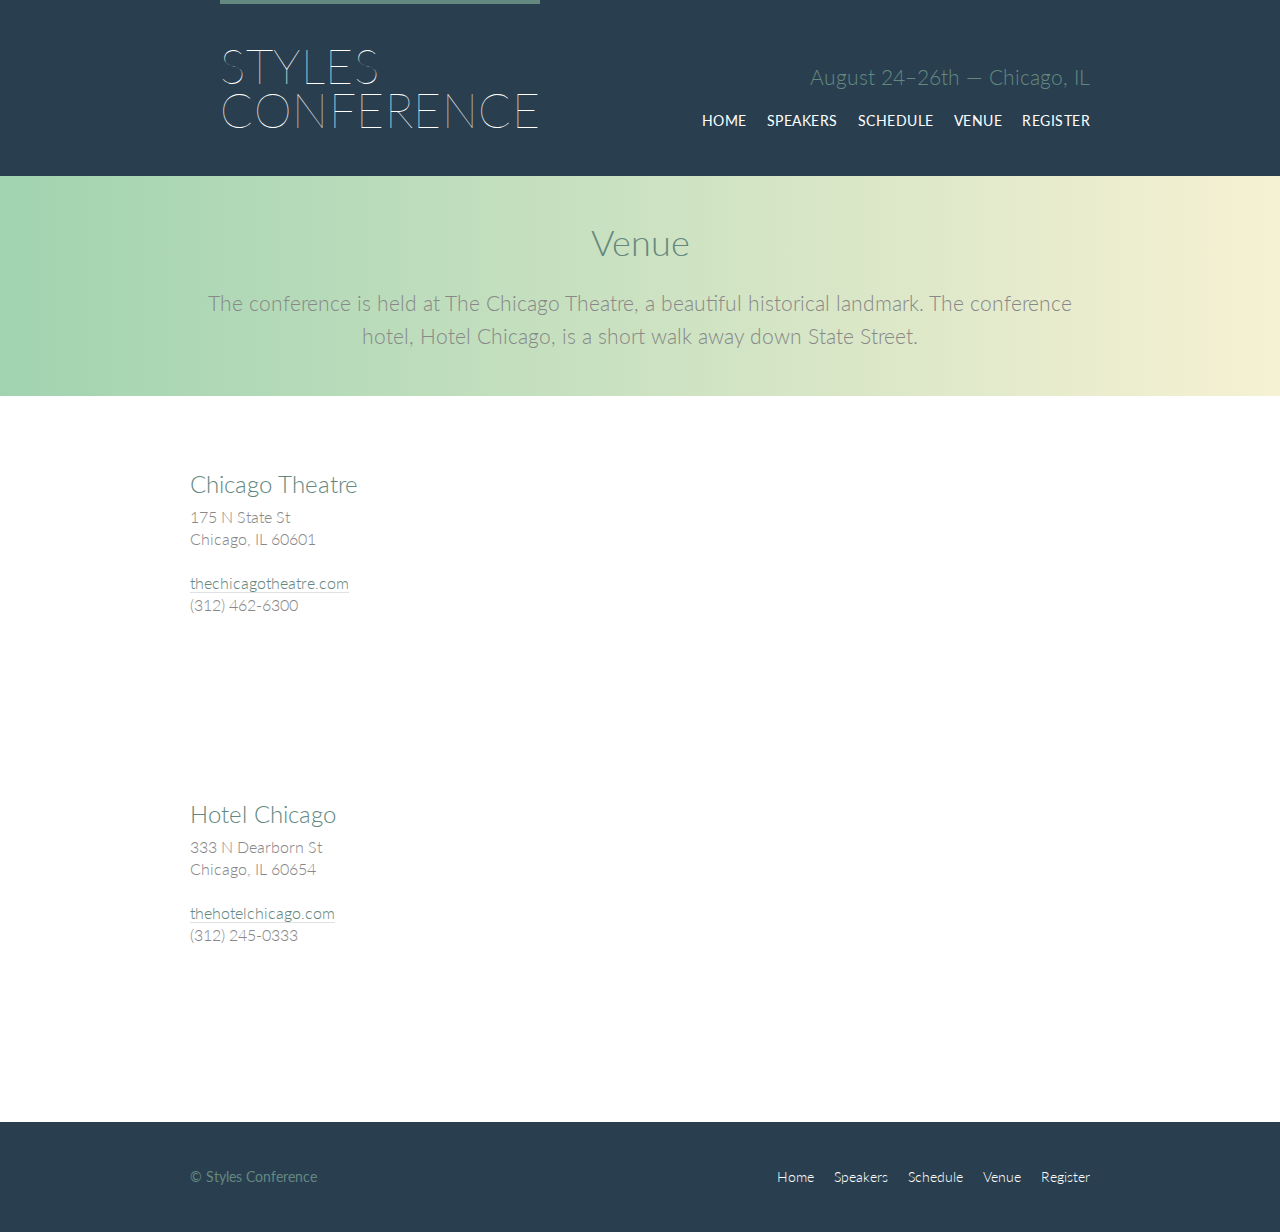
<file: styles-conference2/venue.html>
<!DOCTYPE html>
<html lang="en">
  
  <head>
    <meta charset="utf-8">
    <title>Styles Conference</title>
    <link rel="stylesheet" href="assets/stylesheets/main.css">
    <link href='https://fonts.googleapis.com/css?family=Lato:400,300,100' rel='stylesheet' type='text/css'>
  </head>
  
  <body>

    <!-- Header -->

    <header class="primary-header container group">
      <section class="container">
        <h1 class="logo">
          <a href="index.html">Styles <br> Conference</a>
        </h1>
      </section>
      <h3 class="tagline">August 24&ndash;26th &mdash; Chicago, IL</h3>

      <nav class="nav primary-nav">
        <ul>
          <li><a href="index.html">Home</a></li><!--
          --><li><a href="speakers.html">Speakers</a></li><!--
          --><li><a href="schedule.html">Schedule</a></li><!--
          --><li><a href="venue.html">Venue</a></li><!--
          --><li><a href="register.html">Register</a></li>
        </ul>
      </nav>
      
    </header>
    
    <!-- Lead -->

    <section class="row-alt">
      <div class="lead container">

        <h1>Venue</h1>

        <p>The conference is held at The Chicago Theatre, a beautiful historical landmark. The conference hotel, Hotel Chicago, is a short walk away down State Street.</p>

      </div>
    </section>

    <!-- Main content -->

    <section class="row">
      <div class="grid">

        <!-- Chicago Theatre -->

        <section class="venue-theatre">

          <div class="col-1-3">
            <h2>Chicago Theatre</h2>
            <p>175 N State St <br> Chicago, IL 60601</p>
            <p><a href="http://www.thechicagotheatre.com/">thechicagotheatre.com</a> <br> (312) 462-6300</p>
          </div><!--

          --><iframe class="venue-map col-2-3" src="https://www.google.com/maps/embed?pb=!1m5!3m3!1m2!1s0x880e2ca55810a493%3A0x4700ddf60fcbfad6!2schicago+theatre!5e0!3m2!1sen!2sus!4v1388701393606"></iframe>

        </section>

        <!-- Hotel Chicago -->

        <section class="venue-hotel">

          <div class="col-1-3">
            <h2>Hotel Chicago</h2>
            <p>333 N Dearborn St <br> Chicago, IL 60654</p>
            <p><a href="http://thehotelchicago.com/">thehotelchicago.com</a> <br> (312) 245-0333</p>
          </div><!--

          --><iframe class="venue-map col-2-3" src="https://www.google.com/maps/embed?pb=!1m5!3m3!1m2!1s0x880e2cb1da049173%3A0xa5c91d255a775f0b!2sHotel+Sax+Chicago%2C+North+Dearborn+Street%2C+Chicago%2C+IL!5e0!3m2!1sen!2sus!4v1388702493978"></iframe>

        </section>

      </div>
    </section>

    <!-- Footer -->

    <footer class="primary-footer container group">
      <small>&copy; Styles Conference</small>

      <nav class="nav">
        <ul>
          <li><a href="index.html">Home</a></li><!--
          --><li><a href="speakers.html">Speakers</a></li><!--
          --><li><a href="schedule.html">Schedule</a></li><!--
          --><li><a href="venue.html">Venue</a></li><!--
          --><li><a href="register.html">Register</a></li>
        </ul>
      </nav>

    </footer>

  </body>

</html>
</file>
<file: styles-conference2/assets/stylesheets/main.css>
/* http://meyerweb.com/eric/tools/css/reset/ 
   v2.0 | 20110126
   License: none (public domain)
*/

html, body, div, span, applet, object, iframe,
h1, h2, h3, h4, h5, h6, p, blockquote, pre,
a, abbr, acronym, address, big, cite, code,
del, dfn, em, img, ins, kbd, q, s, samp,
small, strike, strong, sub, sup, tt, var,
b, u, i, center,
dl, dt, dd, ol, ul, li,
fieldset, form, label, legend,
table, caption, tbody, tfoot, thead, tr, th, td,
article, aside, canvas, details, embed, 
figure, figcaption, footer, header, hgroup, 
menu, nav, output, ruby, section, summary,
time, mark, audio, video {
	margin: 0;
	padding: 0;
	border: 0;
	font-size: 100%;
	font: inherit;
	vertical-align: baseline;
}
/* HTML5 display-role reset for older browsers */
article, aside, details, figcaption, figure, 
footer, header, hgroup, menu, nav, section {
	display: block;
}
body {
	line-height: 1;
}
ol, ul {
	list-style: none;
}
blockquote, q {
	quotes: none;
}
blockquote:before, blockquote:after,
q:before, q:after {
	content: '';
	content: none;
}
table {
	border-collapse: collapse;
	border-spacing: 0;
}

/*
  ========================================
  Grid
  ========================================
*/
*,
*:before,
*:after {
  -webkit-box-sizing: border-box;
     -moz-box-sizing: border-box;
          box-sizing: border-box;
}
.container,
.grid {
  margin: 0 auto;
  width: 960px;
}
.container {
	padding-left: 30px;
	padding-right: 30px;
}
.col-1-3 {
  width: 33.33%;
}
.col-2-3 {
  width: 66.66%;
}
.col-1-3,
.col-2-3 {
  display: inline-block;
  vertical-align: top;
}
.grid,
.col-1-3,
.col-2-3 {
  padding-left: 15px;
  padding-right: 15px;
}


/*
  ========================================
  Clearfix
  ========================================
*/
.group:before,
.group:after {
  content: "";
  display: table;
}
.group:after {
  clear: both;
}
.group {
  clear: both;
  *zoom: 1;
}

/*
  ========================================
  Rows
  ========================================
*/

.row,
.row-alt{
  min-width: 960px;
}
.row {
  background: #fff;
  padding: 66px 0 44px 0;
}
.row-alt {
   background: #cbe2c1;
   background: -webkit-linear-gradient(to right, #a1d3b0, #f6f1d3);
   background: -moz-linear-gradient(to right, #a1d3b0, #f6f1d3);
   background: linear-gradient(to right, #a1d3b0, #f6f1d3);
   padding: 44px 0 22px 0;
 }

/*
  ========================================
  Typography
  ========================================
*/

h1, h3, h4, h5, p {
  margin-bottom: 22px;
}

/*
  ========================================
  Leads
  ========================================
*/

.lead {
  text-align: center;
}
.lead p {
  font-size: 21px;
  line-height: 33px;
}

/*
  ========================================
  Buttons
  ========================================
*/

.btn {
  border-radius: 5px;
  color: #fff;
  cursor: pointer;
  display: inline-block;
  font-weight: 400;
  letter-spacing: .5px;
  margin: 0;
  text-transform: uppercase;
}
.btn-alt {
  border: 1px solid #fff;
  padding: 10px 30px;
}
.btn-alt:hover {
  background: #fff;
  color: #648880;
}

/*
  ========================================
  Primary header
  ========================================
*/

.logo {
  border-top: 4px solid #648880;
  float: left;
  font-size: 48px;
  font-weight: 100;
  letter-spacing: .5px;
  line-height: 44px;
  padding: 40px 0 22px 0;
  text-transform: uppercase;
}
.tagline {
	margin: 66px 0 22px 0;
	text-align: right;
}
.primary-nav {
	font-size: 14px;
	font-weight: 400;
	letter-spacing: .5px;
	text-transform: uppercase;
}

/*
  ========================================
  Primary footer
  ========================================
*/

.primary-footer small {
  float: left;
  font-weight: 400;
}
.primary-footer {
  color: #648880;
  font-size: 14px;
  padding-bottom: 44px;
  padding-top: 44px;
}

/*
  ========================================
  Custom styles
  ========================================
*/
body {
	background: #293f50;
  color: #888;
  font: 300 16px/22px "Lato", "Open Sans", "Helvetica Neue", Helvetica, Arial, sans-serif;
}
h1, h2, h3, h4 {
	color: #648880;
}
h1 {
  font-size: 36px;
  line-height: 44px;
}
h2 {
  font-size: 24px;
  line-height: 44px;
}
h3 {
  font-size: 21px;
}
h4 {
  font-size: 18px;
}
h5 {
	color: #a9b2b9;
	font-size: 14px;
	font-weight: 400;
	text-transform: uppercase;
}
strong {
	font-weight: 400;
}
cite, em {
	font-style: italis;
}

/*
  ========================================
  Navigation
  ========================================
*/

.nav {
  text-align: right;
}
.nav li {
  display: inline-block;
  margin: 0 10px;
  vertical-align: top;
}
.nav li:last-child {
  margin-right: 0;
}

/*
  ========================================
  Links
  ========================================
*/

a:hover {
  color: #a9b2b9;
}
a {
  color: #648880;
  text-decoration: none;
}
p a {
	border-bottom: 1px solid #dfe2e5;
}
.primary-header a,
.primary-footer a {
  color: #fff;
}
.primary-header a:hover,
.primary-footer a:hover {
  color: #648880;
}

/*
  ========================================
  Home
  ========================================
*/

.hero {
  color: #fff;
  line-height: 44px;
  padding: 22px 80px 66px 80px;
  text-align: center;
}
.hero h2 {
  font-size: 36px;
}
.hero p {
  font-size: 24px;
  font-weight: 100;
}
.teaser a:hover h3 {
  color: #a9b2b9;
}
.teaser img {
  border-radius: 5px;
  display: block;
  margin-bottom: 22px;
  max-width: 100%
}

/*
  ========================================
  Speakers
  ========================================
*/

.speaker {
  margin-bottom: 44px;
}
.speaker-info {
  border: 1px solid #dfe2e5;
  border-radius: 5px;
  margin-top: 88px;
  padding-bottom: 22px;
  text-align: center;
}
.speaker-info img {
  border-radius: 50%;
  height: 130px;
  margin: -66px 0 22px 0;
  vertical-align: top;
}

/*
  ========================================
  Venue
  ========================================
*/

.venue-theatre {
  margin-bottom: 66px;
}
.venue-hotel {
  margin-bottom: 22px;
}
.venue-map {
  height: 264px;
}
</file>
